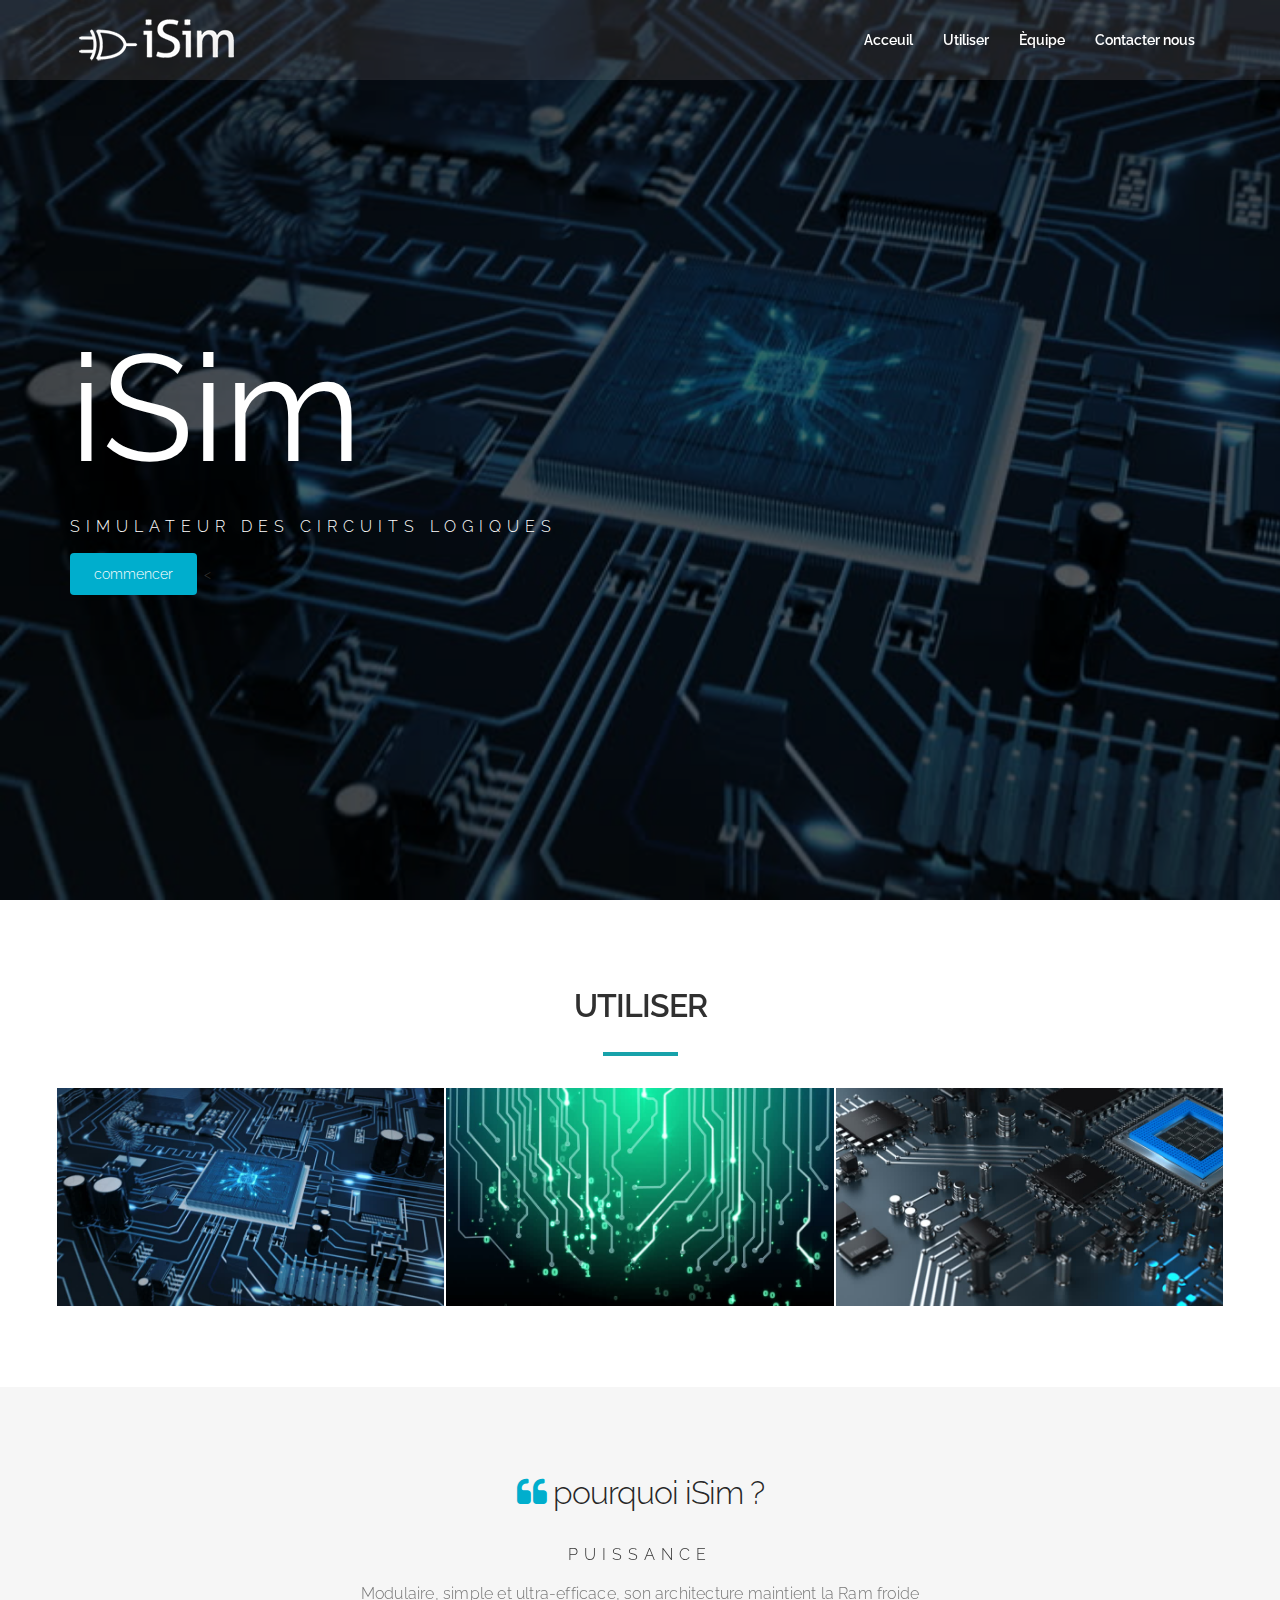
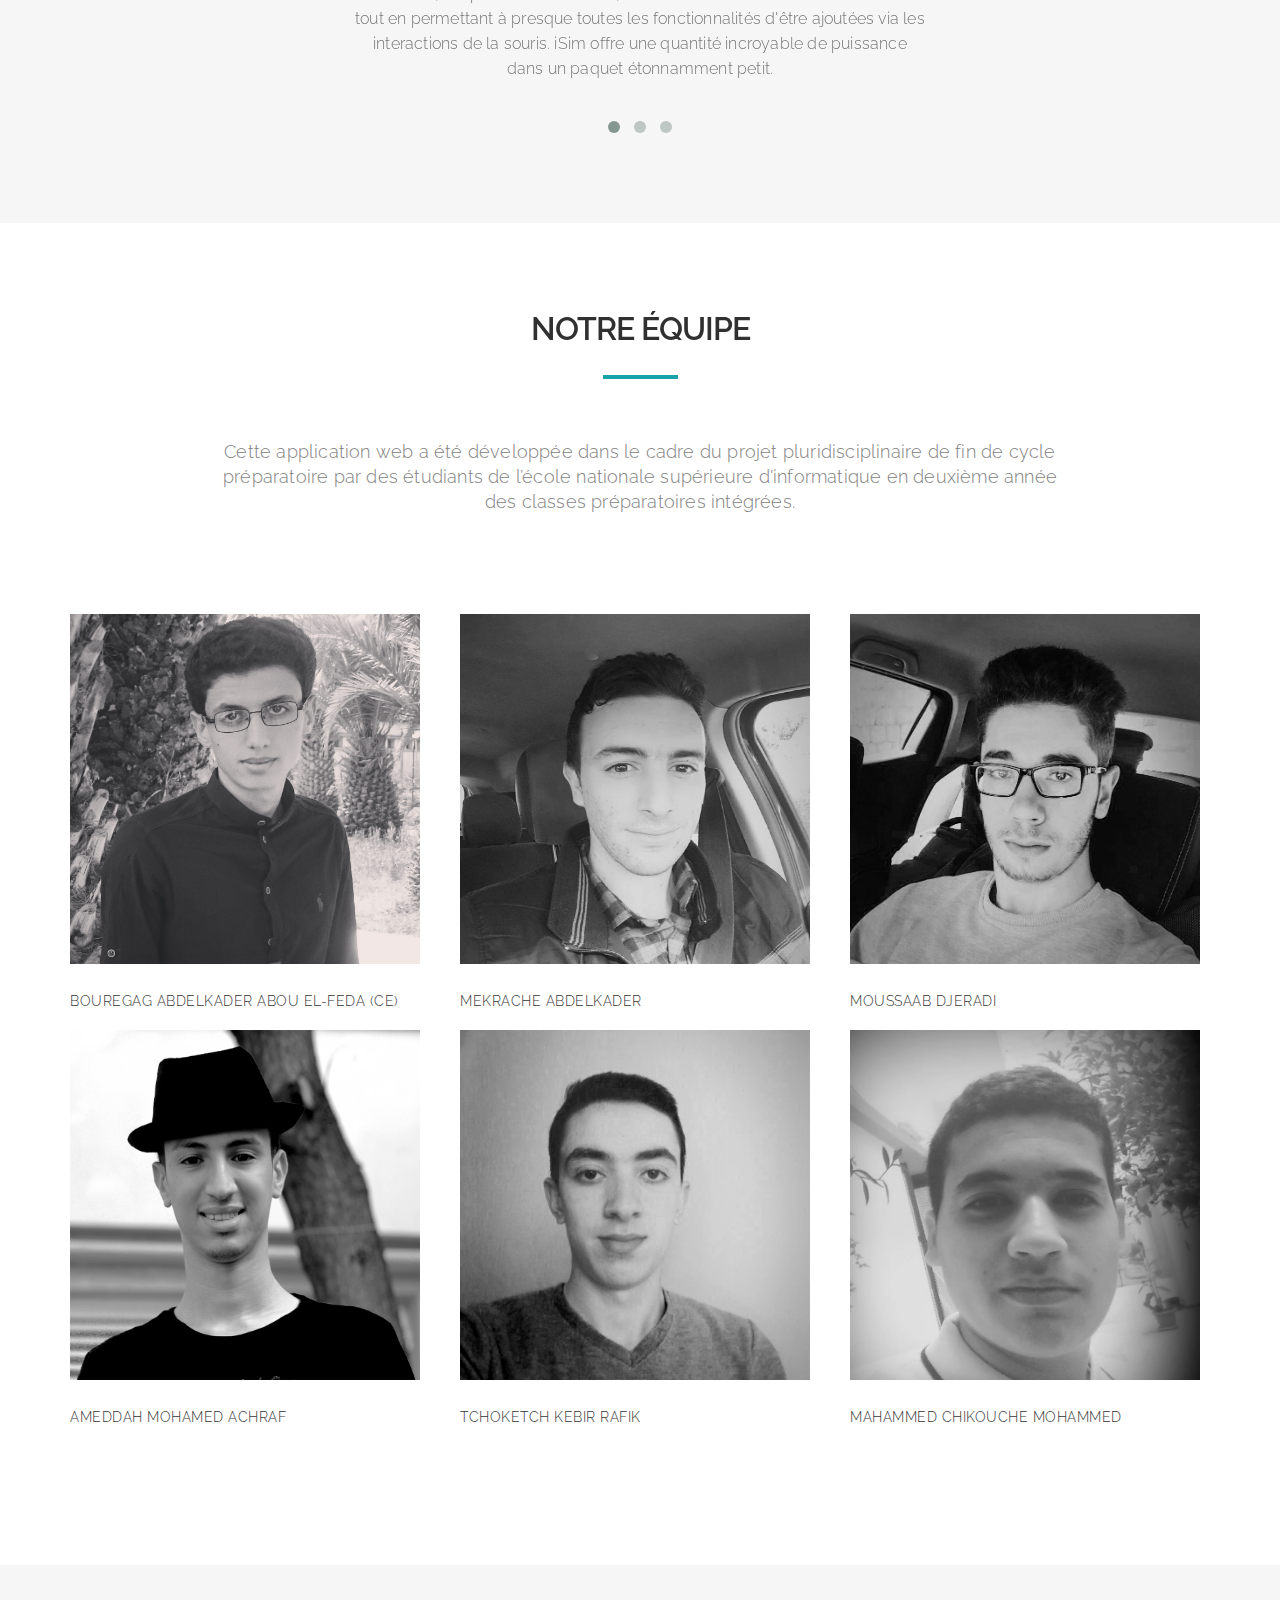
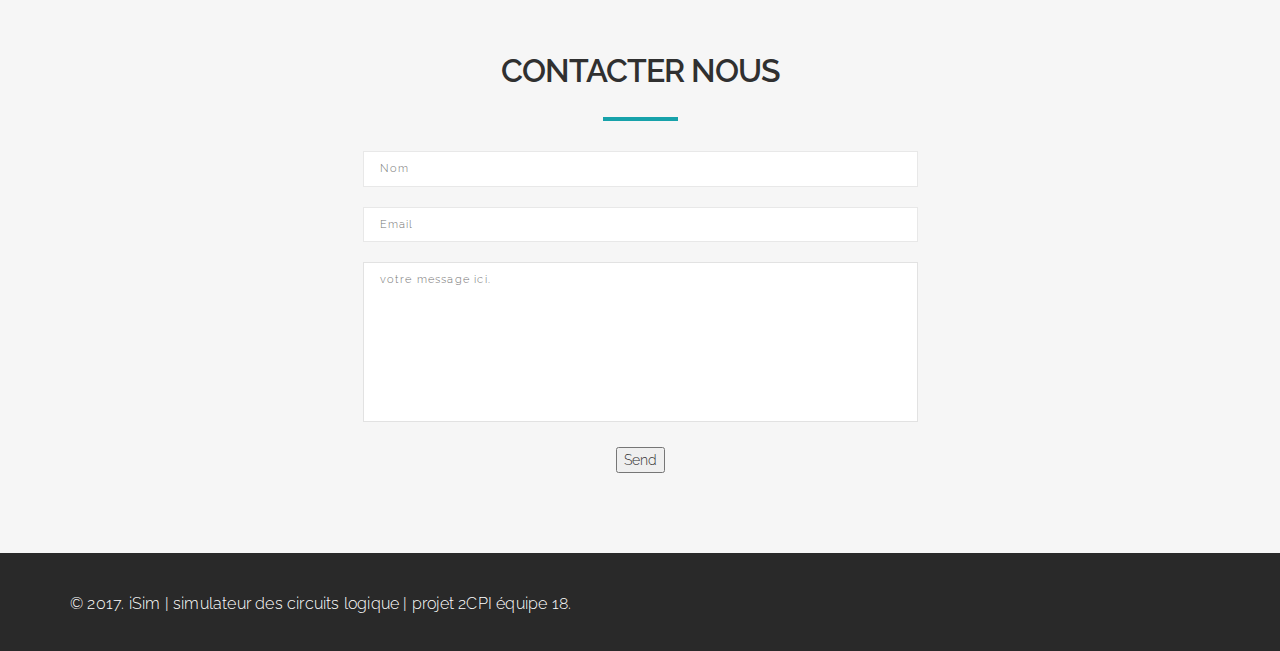
<file: index.html>
<!DOCTYPE html>
<html lang="en">
<head>
<meta charset="utf-8">
<meta http-equiv="X-UA-Compatible" content="IE=edge">
<meta name="viewport" content="width=device-width, initial-scale=1">
<title>iSim | simulateur des circuits logiques</title>
<link rel="shortcut icon" href="./codeSource/img/icon1.png" />

<link href="css/bootstrap.min.css" rel="stylesheet">
<link href="css/font-awesome.min.css" rel="stylesheet">
<link href="css/bootsnav.css" rel="stylesheet">
<link rel="stylesheet" href="css/owl.carousel.css">
<link rel="stylesheet" href="css/owl.theme.css">
<link href="css/lightbox.css" rel="stylesheet">
<link rel="stylesheet" href="css/style.css">

</head>
<body>

  <div class="page-loader" style="display: none;">
    <div class="loader" style="display: none;">
      <span class="dot dot_1"></span>
      <span class="dot dot_2"></span>
      <span class="dot dot_3"></span>
      <span class="dot dot_4"></span>
    </div>
  </div>

  <nav class="navbar navbar-default navbar-fixed white bootsnav on no-full navbar-transparent">
    <div class="container">
        <div class="navbar-header">
            <button type="button" class="navbar-toggle" data-toggle="collapse" data-target="#navbar-menu">
                <i class="fa fa-bars"></i>
            </button>
            <a class="navbar-brand" href="#brand">
              <img src="img/logo-white.png" class="logo logo-display" alt="">
              <img src="img/logo-black.png" class="logo logo-scrolled" alt="">
            </a>
        </div>

        <div class="collapse navbar-collapse" id="navbar-menu">
            <ul class="nav navbar-nav navbar-right" data-in="fadeInDown" data-out="fadeOutUp">
              <li><a href="#Acceuil">Acceuil</a></li>
              <li><a href="#menu">Utiliser</a></li>
              <li><a href="#equipe">Èquipe</a></li>
              <li><a href="#contact">Contacter nous</a></li>
            </ul>
        </div>
    </div>
  </nav>


  <section id="Acceuil" class="hero hero_full_screen hero_parallax parallax-window" data-stellar-background-ratio="0.5">
    <div class="bg-overlay opacity-6">
    </div>
    <div class="hero_parallax_inner">
      <div class="container">
        <h1 class="big-slider-title" data-ix="slide-big-title" style="text-transform:none; font-size:150px; opacity: 1; transform: translateX(0px) translateY(0px); transition: opacity 500ms ease 0s, transform 500ms ease 0s;">iSim</h1>
        <h3 class="slider-sub-txt white" data-ix="slide-sub-title" style="opacity: 1; transform: translateX(0px) translateY(0px); transition: opacity 500ms ease 0s, transform 500ms ease 0s;">simulateur des circuits logiques</h3>
        <div class="slider-spc" data-ix="slide-spc" style="opacity: 1; transform: translateX(0px) translateY(0px); transition: opacity 500ms ease 0s, transform 500ms ease 0s;"><a class="button no-lft-mrg" href="codeSource/index.html">commencer</a><
        </div>
      </div>
    </div>
  </section>

  <section id="menu" class="pt80 pb80">
    <div class="container">
      <div class="row">
        <div class="com-sm-12">
          <div class="header-section text-center mb40">
            <h2 class="meta-title-2">Utiliser</h2>
          </div>
        </div>
      </div>
      <div class="row">
        <div id="work">
          <div class="aisle-work text-center">
            <div id="grid" class="aisle-work">
              <div class="mix graphic webdesign col-md-4 col-sm-4" data-myorder="2" style="display: inline-block;">
                <div class="image-wrapper">
                  <img src="img/1.jpg" class="img-responsive">
                  <div class="image-overlay">
                    <a href="codeSource/index.html">
                      <i class="fa fa-microchip"></i>
                    </a>
                    <h5>créer et simuler un circuit</h5>
                    <p style="font-size:30px;">Créer</p>
                  </div>
                </div>
              </div>
              <div class="mix print  col-md-4 col-sm-4" data-myorder="2" style=" display: inline-block;">
                <div class="image-wrapper">
                  <img src="img/2.jpg" class="img-responsive">
                  <div  class="image-overlay">
                    <a  href="codeSource/index.html#bib">
                      <i id="Library" class="fa fa-folder-open"></i>
                    </a>
                    <h5>Télécharger un circuit de la bibliothèque </h5>
                    <p style="font-size:30px;">Télécharger</p>
                  </div>
                </div>
              </div>
              <div class="mix graphic  col-md-4 col-sm-4" data-myorder="2" style="display: inline-block;">
                <div class="image-wrapper">
                  <img src="img/3.jpg" class="img-responsive">
                  <div class="image-overlay">
                    <a href="Manuel/manuel.html">
                      <i class="fa fa-question"></i>
                    </a>
                    <h5>comment utiliser le simulateur iSim ?</h5>
                    <p style="font-size:30px;">Manuel</p>
                  </div>
                </div>
              </div>
            </div>
          </div>
        </div>
      </div>
    </div>
  </section>


  <section id="testimonial" class="pt80 pb80 bg-grey">
    <div class="container">
      <div class="row">
        <div class="col-sm-12">
          <div class="text-center mb25">
            <h2 style="text-transform:none;" ><i class="fa fa-quote-left" aria-hidden="true"></i> pourquoi iSim ?</h2>
          </div>
        </div>
      </div>
      <div class="row">
        <div id="features" class="owl-carousel owl-theme">
          <div class="item features-content">
            <h3>Puissance</h3>
            <p>Modulaire, simple et ultra-efficace, son architecture maintient la Ram froide tout en permettant à presque toutes les fonctionnalités d'être ajoutées via les interactions de la souris. iSim offre une quantité incroyable de puissance dans un paquet étonnamment petit.</p>
          </div>
          <div class="item features-content">
            <h3>Rapidité</h3>
            <p>L'interface de simulation est basée sur une barre d'outils intuitive qui comporte toutes les fonctionalitées qui peuvent aider l'utilisateur pour une experience efficace et rapide. Les circuits peuvent être sauvegardés dans un fichier. Les composants du circuit sont : les entrées et les sorties, les portes, les multiplexeurs, les circuits arithmétiques, les bascules ...etc.</p>
          </div>
          <div class="item features-content">
            <h3>Compatibilité</h3>
            <p>HTML5, SVG, jQuery, Canvas, CSS, nouveaux navigateurs, anciens navigateurs, iSim s'entend bien avec tous les navigateurs Opera, Safari, Chrome et FireFox. Nous nous soucions de la compatibilité, de sorte que vous ne devez pas le faire.</p>
          </div>
        </div>
      </div>
    </div>
  </section>


  <section id="equipe" class="pb80 pt80">
    <div class="container">
      <div class="row">
        <div class="header-section text-center mb40">
          <h2 class="meta-title-2">Notre équipe</h2>
        </div>
      </div>



      <div class="row">
          <div class="heading-title text-center">
              <p class="p-top-30 half-txt">Cette application web a été développée dans le cadre du projet pluridisciplinaire de fin de cycle préparatoire par des étudiants de l’école nationale supérieure d'informatique en deuxième année des classes préparatoires intégrées. </p>
          </div>
          <div class="col-md-4">
              <div class="team-member">
                  <div class="team-img">
                      <img src="./img/aboulfeda.jpg" alt="team member" class="img-responsive">
                  </div>
                  <div class="team-hover">
                      <div class="desk">
                        <p>Nom : Bouregag </p>
                        <p>Prénom : Abdelkader Abou El-feda </p>
                        <p>Email : fa_bouregag@esi.dz </p>
                      </div>
                      <div class="s-link">
                          <a href="#"><i class="fa fa-facebook"></i></a>
                          <a href="#"><i class="fa fa-twitter"></i></a>
                          <a href="#"><i class="fa fa-google-plus"></i></a>
                      </div>
                  </div>
              </div>
              <div class="team-title">
                  <h5>BOUREGAG Abdelkader Abou El-Feda (CE) </h5>
              </div>
          </div>
          <div class="col-md-4">
              <div class="team-member">
                  <div class="team-img">
                      <img src="./img/kadar.jpg" alt="team member" class="img-responsive">
                  </div>
                  <div class="team-hover">
                      <div class="desk">
                        <p>Nom : Mekrache </p>
                        <p>Prénom : Abdelkader </p>
                        <p>Email : fa_mekrache@esi.dz </p>
                      </div>
                      <div class="s-link">
                          <a href="#"><i class="fa fa-facebook"></i></a>
                          <a href="#"><i class="fa fa-twitter"></i></a>
                          <a href="#"><i class="fa fa-google-plus"></i></a>
                      </div>
                  </div>
              </div>
              <div class="team-title">
                  <h5>MEKRACHE Abdelkader </h5>
              </div>
          </div>


          <div class="col-md-4">
              <div class="team-member">
                  <div class="team-img ">
                      <img src="./img/mossab.jpg" alt="team member" class="img-responsive">
                  </div>
                  <div class="team-hover">
                      <div class="desk">
                          <p>Nom : Djeradi </p>
                          <p>Prénom : Moussaab </p>
                          <p>Email : fm_djeradi@esi.dz </p>
                      </div>
                      <div class="s-link">
                          <a href="#"><i class="fa fa-facebook"></i></a>
                          <a href="#"><i class="fa fa-twitter"></i></a>
                          <a href="#"><i class="fa fa-google-plus"></i></a>
                      </div>
                  </div>
              </div>
              <div class="team-title">
                  <h5>Moussaab Djeradi</h5>
              </div>
          </div>

      </div>
<div class="row">
    <div class="col-md-4">
        <div class="team-member">
            <div class="team-img">
                <img src="./img/achraf.jpg" alt="team member" class="img-responsive">
            </div>
            <div class="team-hover">
                <div class="desk">
                    <p>Nom : Ameddah </p>
                    <p>Prénom : Mohamed Achraf </p>
                    <p>Email : fm_ameddah@esi.dz </p>
                </div>
                <div class="s-link">
                    <a href="#"><i class="fa fa-facebook"></i></a>
                    <a href="#"><i class="fa fa-twitter"></i></a>
                    <a href="#"><i class="fa fa-google-plus"></i></a>
                </div>
            </div>
        </div>
        <div class="team-title">
            <h5>AMEDDAH Mohamed Achraf</h5>
        </div>
    </div>
    <div class="col-md-4">
        <div class="team-member">
            <div class="team-img">
                <img src="./img/rafik.jpg" alt="team member" class="img-responsive">
            </div>
            <div class="team-hover">
                <div class="desk">
                    <p>Nom : Tchoketch kebir </p>
                    <p>Prénom : Rafik </p>
                    <p>Email : fr_tchoketch_kebir@esi.dz </p>
                </div>
                <div class="s-link">
                    <a href="#"><i class="fa fa-facebook"></i></a>
                    <a href="#"><i class="fa fa-twitter"></i></a>
                    <a href="#"><i class="fa fa-google-plus"></i></a>
                </div>
            </div>
        </div>
        <div class="team-title">
            <h5>TCHOKETCH KEBIR Rafik</h5>
        </div>
    </div>

    <div class="col-md-4">
        <div class="team-member">
            <div class="team-img ">
                <img src="./img/moh.jpg" alt="team member" class="img-responsive">
            </div>
            <div class="team-hover">
                <div class="desk">
                    <p>Nom : Mahammed chikouche </p>
                    <p>Prénom : mohammed </p>
                    <p>Email : fm_mahammed_chikouche@esi.dz</p>
                </div>
                <div class="s-link">
                    <a href="#"><i class="fa fa-facebook"></i></a>
                    <a href="#"><i class="fa fa-twitter"></i></a>
                    <a href="#"><i class="fa fa-google-plus"></i></a>
                </div>
            </div>
        </div>
        <div class="team-title">
            <h5>MAHAMMED CHIKOUCHE Mohammed</h5>
        </div>
    </div>

  </div>
</div>
</section>


<br>
<br>



  <section id="contact" class="pb80 pt80 bg-grey">
    <div class="container">
      <div class="row">
        <div class="header-section text-center mb40">
          <h2 class="meta-title-2">Contacter nous</h2>
        </div>
      </div>
      <div class="row margin-top-5">
        <form id="contactusform" action="http://formspree.io/fa_bouregag@esi.dz">
          <div id="alert" class="zero-lr-margin" style="display: none;"></div>
          <div class="col-md-6 col-sm-12 text-center center-col xs-margin-btm-ten">
            <input name="name" placeholder="Nom" type="text">
            <input name="email" placeholder="Email" type="text">
            <textarea name="comment" placeholder="votre message ici."></textarea>
            <button type="submit">Send</button>
          </div>
        </form>
      </div>
    </div>
  </section>
  <footer class="footer">
    <div class="container inner">
      <p class="pull-left white">© 2017. iSim | simulateur des circuits logique | projet 2CPI équipe 18.</p>
    </div>
  </footer>

  <script  src="js/jquery.min.js"></script>
  <script src="js/bootstrap.min.js"></script>
  <script src="js/bootsnav.js"></script>
  <script src="js/owl.carousel.js"></script>
  <script  src="js/counterup.min.js"></script>
  <script>
   $('.counter').counterUp({
        delay: 10,
        time: 1000
    });
  </script>
  <script>
  $("#features").owlCarousel({

          navigation : true,
          slideSpeed : 400,
          paginationSpeed : 400,
          singleItem:true,
          autoPlay: true

      });
  </script>
  <script src="js/lightbox-plus-jquery.min.js"></script>
  <script src="js/jquery.mixitup.js"></script>
  <script src="js/jquery.stellar.min.js"></script>
  <script>
  $(window).load(function(){
    $(".page-loader").fadeOut("slow");
  });
    $.stellar();
  </script>
  <script>
    $('#grid').mixItUp();
  </script>

  <script>
    lightbox.option({
      'resizeDuration': 200,
      'wrapAround': true,
      'fadeDuration':900,
      'imageFadeDuration':600,
      'positionFromTop':150,
      'disableScrolling':true
    })
  </script>
   <script>
      $(document).ready(function(){
        $(".navbar a, footer a[href='#myPage'], .overlay-detail a").on('click', function(event) {
        event.preventDefault();
        var hash = this.hash;
        $('html, body').animate({
          scrollTop: $(hash).offset().top
        }, 900, function(){
          window.location.hash = hash;
          });
        });
      })
  </script>
</body>
</html>
</file>
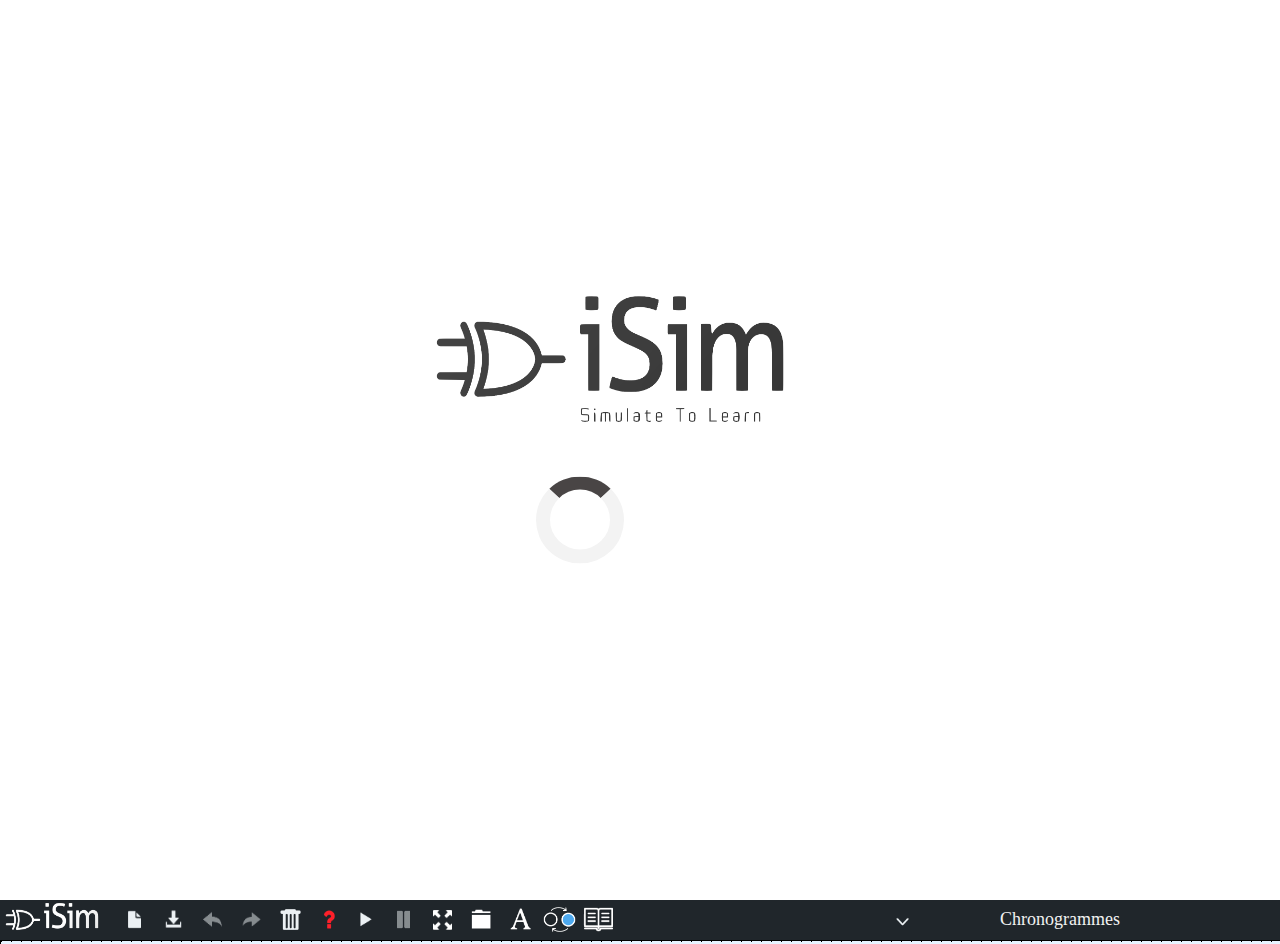
<file: codeSource/Index.html>
<!DOCTYPE html>
<html>

<head>
	<meta http-equiv="Content-Type" content="text/html" charset="utf-8">
	<meta name="viewport" content="width=device-width, initial-scale=1.0" />
	<title>iSim | Simulateur des circuits logique</title>
	<link rel="shortcut icon" href="./img/icon1.png" />
	<link href="designe.css" type="text/css" rel="stylesheet">
	<link href="fontAwsome/css/font-awesome.min.css" type="text/css" rel="stylesheet">
	<link href="./introjs.css" type="text/css" rel="stylesheet">
	<link rel="stylesheet" type="text/css" href="context.standalone.css">
<!--  ==================================================== -->
	<style type="text/css">
		html,
		body {
			height: 100%;
		}
	</style>
</head>
<!--  ==================================================== -->
<body id="body">

	<div class="overlay">
		<img id="logoImg" width="450px" height="150px" src="./img/logo1.png">
		<div class="loader"></div>
	</div>


	<div id="windowbib">
		<div id="navbarBib">
			<p> Bibliothèque des circuits</p>
			<img class="closeWindow" src="img/closeNote.png" alt="">
		</div>
		<div class="contenuBib" id="welcome">
			<img src="img/circuits/welcome.png">
		</div>
		<div class="contenuBib" id="contenu2">
			<img src="img/circuits/ADD_1Bit_Complet.png">
			<p> Additionneur complet 1Bit :</p>
		</div>
		<div class="contenuBib" id="contenu3">
			<img src="img/circuits/Cmp2Bits.png">
			<p> Comparateur 2Bit :</p>
		</div>
		<div class="contenuBib" id="contenu4">
			<img src="img/circuits/Compteur_Mod_8.png">
			<p> Compteur Mod 8 :</p>
		</div>
		<div class="contenuBib" id="contenu5">
			<img src="img/circuits/Mux_4---1.png">
			<p> Multiplexeur 4 vers 1 :</p>
		</div>
		<div class="contenuBib" id="contenu6">
			<img src="img/circuits/Registe_a_decalage_droite.png">
			<p> Registre à décalage Droite :</p>
		</div>
		<div class="contenuBib" id="contenu7">
			<img src="img/circuits/Registe_EP_SP.png">
			<p> Registre entrées parallèles sorties parallèles :</p>
		</div>
		<div class="contenuBib" id="contenu8">
			<img src="img/circuits/Registre_a_decalage_cerculaire.png">
			<p> Registre à décalage circulaire :</p>
		</div>

		<button class="buttonBib" id="buttonBib1">
			Accueil
		</button>
		<button class="buttonBib" id="buttonBib2">
			Additionneur C 1Bit
		</button>
		<button class="buttonBib" id="buttonBib3">
			Comparateur 2Bit
		</button>
		<button class="buttonBib" id="buttonBib4">
			Compteur Mod 8
		</button>
		<button class="buttonBib" id="buttonBib5">
			Multiplexeur 4 vers 1
		</button>
		<button class="buttonBib" id="buttonBib6">
			Registre à décalage D
		</button>
		<button class="buttonBib" id="buttonBib7">
			Registre EP SP
		</button>
		<button class="buttonBib" id="buttonBib8">
			Registre à décalage C
		</button>

		<button id="buttonImporter" download>
			<span > Télécharger ce circuit </span>
		</button>
	</div>



	<div id="navsbarId" class="navsbar">
		<a id="logo" href="../index.html">
			<img src="img/logo.png" data-step="15" data-intro="Merci d'avoir utiliser notre application." data-position='bottom'>
		</a>

		<div class="navbarsection" id="project">
			<div class="buttons">
				<img id="upload" src="img/openn.png" data-step="7" data-intro="Vous pouvez importer des circuits enregistrés sous extention ‘.iSim’" data-position='right' title="Importer">
			</div>
			<div class="buttons">
				<img id="sauv" src="img/savee.png" data-step="6" data-intro="Telecharger votre travail sur votre machine et l'importer plus tard." data-position='right' title="Télecharger">
			</div>
			<div class="buttons">
				<img id="previous" src="img/previouss.png" data-step="8" data-intro="revenir en arrière si vous avez trompé" data-position='right' title="Retour">
			</div>
			<div class="buttons">
				<img id="next" src="img/nextt.png" title="Avancer">
			</div>
			<div class="buttons">
				<img id="buttonClean" src="img/trashh.png" data-step="9" data-intro="Supprimez les elements sélectionnés" data-position='right' title="Supprimer">
			</div>
			<div class="buttons" id="help">
				<img src="img/help.png" data-intro='Bienvenue, on va vous guider sur les principes de cette application' title="Guide">
			</div>
		</div>
		<div class="navbarsection" id="run">
			<div class="buttons">
				<img id="runn" src="img/startt.png" data-step="10" data-intro="Lancer la simulation" data-position='right' title="Simuler">

			</div>
			<div class="buttons">
				<img id="stop" src="img/stopp.png" title="Arreter">
			</div>
			<div class="buttons">
				<img id="fullscreenButton" src="img/fullscreen.png" data-step="11" data-intro="Travailler en plein-écran" data-position='right' title="Plein-écran">
			</div>
			<div class="buttons">
				<img id="Library" src="img/library.png" data-step="12" data-intro="Naviguer dans la bibliotheques des circuits deja creés" data-position='right' title="Bibliothèque des circuits">
			</div>
			<div class="buttons">
				<img id="buttonNote" src="img/note.png" data-step="13" data-intro="Ajouter un commentaire" data-position='right' title="Ajouter un commentaire">
			</div>
			<div class="buttons">
				<img id="inverser" src="img/inverser.png" data-step="14" data-intro="Inverser une entrée" data-position='right' title="Inverser une entrée">
			</div>
			<a class="buttons" href="../Manuel/manuel.html">
					<img  src="img/manuel.png" title="Manuel" >
			</a>
		</div>

		<div id="buttonChronoParent" class="navbarsection">
			<div id="buttonChrono" class="buttons">
				<p> Chronogrammes </p>
				<img id="arrow" src="img/arrow.png">
			</div>
		</div>

		<div id ="navsbarMenu" class="buttons">
				<img id="navsbarMenuButton" src="img/list.png">

				<div class="buttonsMenu">
						<img  id="upload" src="img/openn.png"  >
				</div>
				<div class="buttonsMenu">
						<img id="sauv" src="img/savee.png"  >
				</div>
				<div class="buttonsMenu">
						<img id ="previous" src="img/previouss.png" >
				</div>
				<div class="buttonsMenu">
						<img id ="next" src="img/nextt.png" >
				</div>
				<div class="buttonsMenu">
						<img id="buttonClean" src="img/trashh.png" >
				</div>
				<div class="buttonsMenu"id="help">
						<img  src="img/help.png" >
				</div>
				<div class="buttonsMenu">
						<img id="runn" src="img/startt.png" >
				</div>
				<div class="buttonsMenu">
						<img id="stop" src="img/stopp.png" >
				</div>
				<div class="buttonsMenu" >
						<img id="fullscreenButton" src="img/fullscreen.png" >
				</div>
				<div class="buttonsMenu">
						<img id="Library" src="img/library.png" >
				</div>
				<div class="buttonsMenu">
						<img id="buttonNote" src="img/note.png" >
				</div>
				<div class="buttonsMenu">
						<img id="inverser" src="img/inverser.png" >
				</div>
				<a class="buttonsMenu" href="../Manuel/manuel.html">
						<img  src="img/manuel.png" >
				</a>
		</div>

	</div>


	<div id="ChronoSpace" data-step="5" data-intro="L'espace pour tracer des chronogrammes." data-position='left'>

		<div id="chronobar">
			<div class="buttonsChr" id="startChrono">
				<img src="img/startt.png">
			</div>
			<div class="buttonsChr" id="pauseChrono">
				<img src="img/stopp.png">
			</div>
			<div class="buttonsChr" id="speedmoins">
				<img src="img/moins.png">
			</div>
			<div class="buttonsChr" id="nbChrs">
				<img id="imgNbChr" src="img/2.png">
			</div>
			<div class="buttonsChr" id="speedplus" >
				<img src="img/plus.png">
			</div>
			<div class="buttonsChr" id="addChrono">
				<img src="img/addC.png">
			</div>

		</div>
	</div>

	<div id="espace" class="espace">


		<div id="buttonMenu">
			<img id="arrow2" src="img/arrow.png">
		</div>
		<div id="Menu" data-step="2" data-intro="Ici c'est la barre du Menu, ou se trouvent les elements logiques." data-position='right'>


			<div class="search-wrapper" data-step="3" data-intro="Vous pouvez rechercher n'importe quel composentt avec son nom." data-position='right'>
				<div class="input-holder">
					<input type="text" class="search-input" autocomplete="off" placeholder="Chercher" id="filter" value="" />
					<button class="search-icon" onclick="searchToggle(this, event);"><span></span></button>
				</div>
				<span class="close" onclick="searchToggle(this, event);"></span>
				<div class="result-container">

				</div>
			</div>



			<div class="menusection" data-step="4" data-intro="Pour ajouter un élément il suffit d'appuyer longtemps sur l’élément et de le glisser vers l’espace de travail pour le positionner." data-position='right'>
				<div id="Rslt" class="section" onclick="hid('combi');">Combinatoire simple </div>
				<div id="combi">
					<div id="switch" name="switch" class="node switch" onmouseover="switchH(id);" onmouseout="leave();" value="0"><img class="image" id="switch" src="img/in-off.png"></div>
					<div id="OUI" name="yes" class="node " onmouseover="switchH(id);" onmouseout="leave();"><img id="OUI" class="image" src="img/gate-oui.png"></div>
					<div id="NOT" name="porte not" class="node " onmouseover="switchH(id);" onmouseout="leave();"><img id="NOT" class="image" src="img/gate-not.png"></div>
					<div id="ORR" name="porte or" class="node gate" onmouseover="switchH(id);" onmouseout="leave();"><img id="ORR" class="image" src="img/gate-or.png"></div>
					<div id="XOR" name="porte xor" class="node gate" onmouseover="switchH(id);" onmouseout="leave();"><img id="XOR" class="image" src="img/gate-xor.png"></div>
					<div id="NOR" name="porte nor" class="node gate" onmouseover="switchH(id);" onmouseout="leave();"><img id="NOR" class="image" src="img/gate-nor.png"></div>
					<div id="ANND" name="porte and" class="node gate" onmouseover="switchH(id);" onmouseout="leave();"><img id="ANND" class="image" src="img/gate-and.png"></div>
					<div id="NAND" name="porte nand" class="node gate" onmouseover="switchH(id);" onmouseout="leave();"><img id="NAND" class="image" src="img/gate-nand.png"></div>
					<div id="led" name="lampe led" class="node led" onmouseover="switchH(id);" onmouseout="leave();"><img id="led" class="image" src="img/out-off.png"></div>
					<div id="HEX" name="Afficheur hex" class="node" onmouseover="switchH(id);" onmouseout="leave();"><img id="HEX" class="image" src="img/HEX/HEX.png"></div>

				</div>

				<div id="Rslt" class="section rsltt" onclick="hid('combicpl');">Combinatoire complexe</div>
				<div id="combicpl">
					<div id="DECOD" name="decoder" class="node gate"><img class="image" src="img/decodeur.png"></div>
					<div id="ENCOD" name="encoder" class="node gate"><img class="image" src="img/encodeur.png"></div>
					<div id="MUXX" name="multiplexeur" class="node gate"><img class="image" src="img/mux2-1.png"></div>
					<div id="DEMUX" name="demultiplexeur" class="node gate"><img class="image" src="img/demux.png"></div>
					<div id="ADDc" name="additionneur ADDc" class="node gate "><img class="image" src="img/add.png"></div>
					<div id="Sous" name="Soustracteur SOUS" class="node gate"><img class="image" src="img/sous.png"></div>
					<div id="CMP" name="comparateur CMP" class="node gate"><img class="image" src="img/comp.png"></div>
				</div>

				<div class="menusection">
					<div class="section rsltt" onclick="hid('seq');">Sequentiel simple</div>
					<div id="seq">
						<div id="Horloge" name="horloge" class="node"><img class="image" src="img/clock-off.png"></div>
						<div id="DFF" name="bascule D" class="node onlyckl"><img class="image" src="img/D.png" width="52" height="52"></div>
						<div id="TFF" name="bascule T" class="node onlyckl"><img class="image" src="img/T.png"></div>
						<div id="JKFF" name="bascule JK" class="node onlyckl"><img class="image" src="img/JK.png"></div>
						<div id="RSFF" name="bascule RS" class="node"><img class="image" src="img/RS.png"></div>
						<div id="RSHFF" name="bascule RSH" class="node onlyckl"><img class="image" src="img/RSH.png"></div>
					</div>
				</div>

				<div class="section rsltt" onclick="hid('seqcpl');">Sequentiel complexe</div>
				<div id="seqcpl">
					<div id="Compteur" name="compteur" class="node"><img class="image" id="cpt" src="img/cpt.png"></div>
					<div id="REG_UNIVER" name="registre universel" class="node"><img class="image" id="REG" src="img/reg_univ.png"></div>
				</div>
			</div>

		</div>


		<div id="boutonAddEspace"><img src="img/+.png" width="40px" height="35px" style="margin-top:-2px; margin-left:-4px;"></div>
		<div id="boutonRemoveEspace"><img src="img/-.png" width="35px" height="35px" style="margin-top:-2px;margin-left:-2.6px;"></div>

		<div id="workspace">


		</div>

	</div>



	<script type='text/javascript' src="bootstrap/jquery-3.2.0.js"></script>
	<script type='text/javascript' src="bootstrap/js/bootstrap.min.js"></script>
	<script type='text/javascript' src="bootstrap/js/bootstrap.js"></script>
	<script type='text/javascript' src='JQ/jquery.min.js'></script>
	<script type='text/javascript' src='JQ/jquery-ui.js'></script>
	<script type="text/javascript" src="scripts.js"></script>
	<script type="text/javascript" src="LogicGates.js"></script>
	<script type="text/javascript" src="Afficheur.js"></script>
	<script type="text/javascript" src="Events.js"></script>
	<script type="text/javascript" src="Lines.js"></script>
	<script type="text/javascript" src="Sequentiel.js"></script>
	<script type="text/javascript" src="Chronogrammes.js"></script>
	<script type="text/javascript" src="etiquette.js"></script>
	<script type="text/javascript" src="medias.js"></script>
	<script type="text/javascript" src="clavier.js"></script>
	<script type="text/javascript" src="menu.js"></script>
	<script type="text/javascript" src="context.js"></script>
	<script type="text/javascript" src="intro.js"></script>


<!--  ==================================================== -->

	<script>
		context.init({
			preventDoubleContext: false
		});
		context.attach('#workspace', test_menu2);
	</script>
	<!--  ======================================================= -->


</body>

</html>
</file>
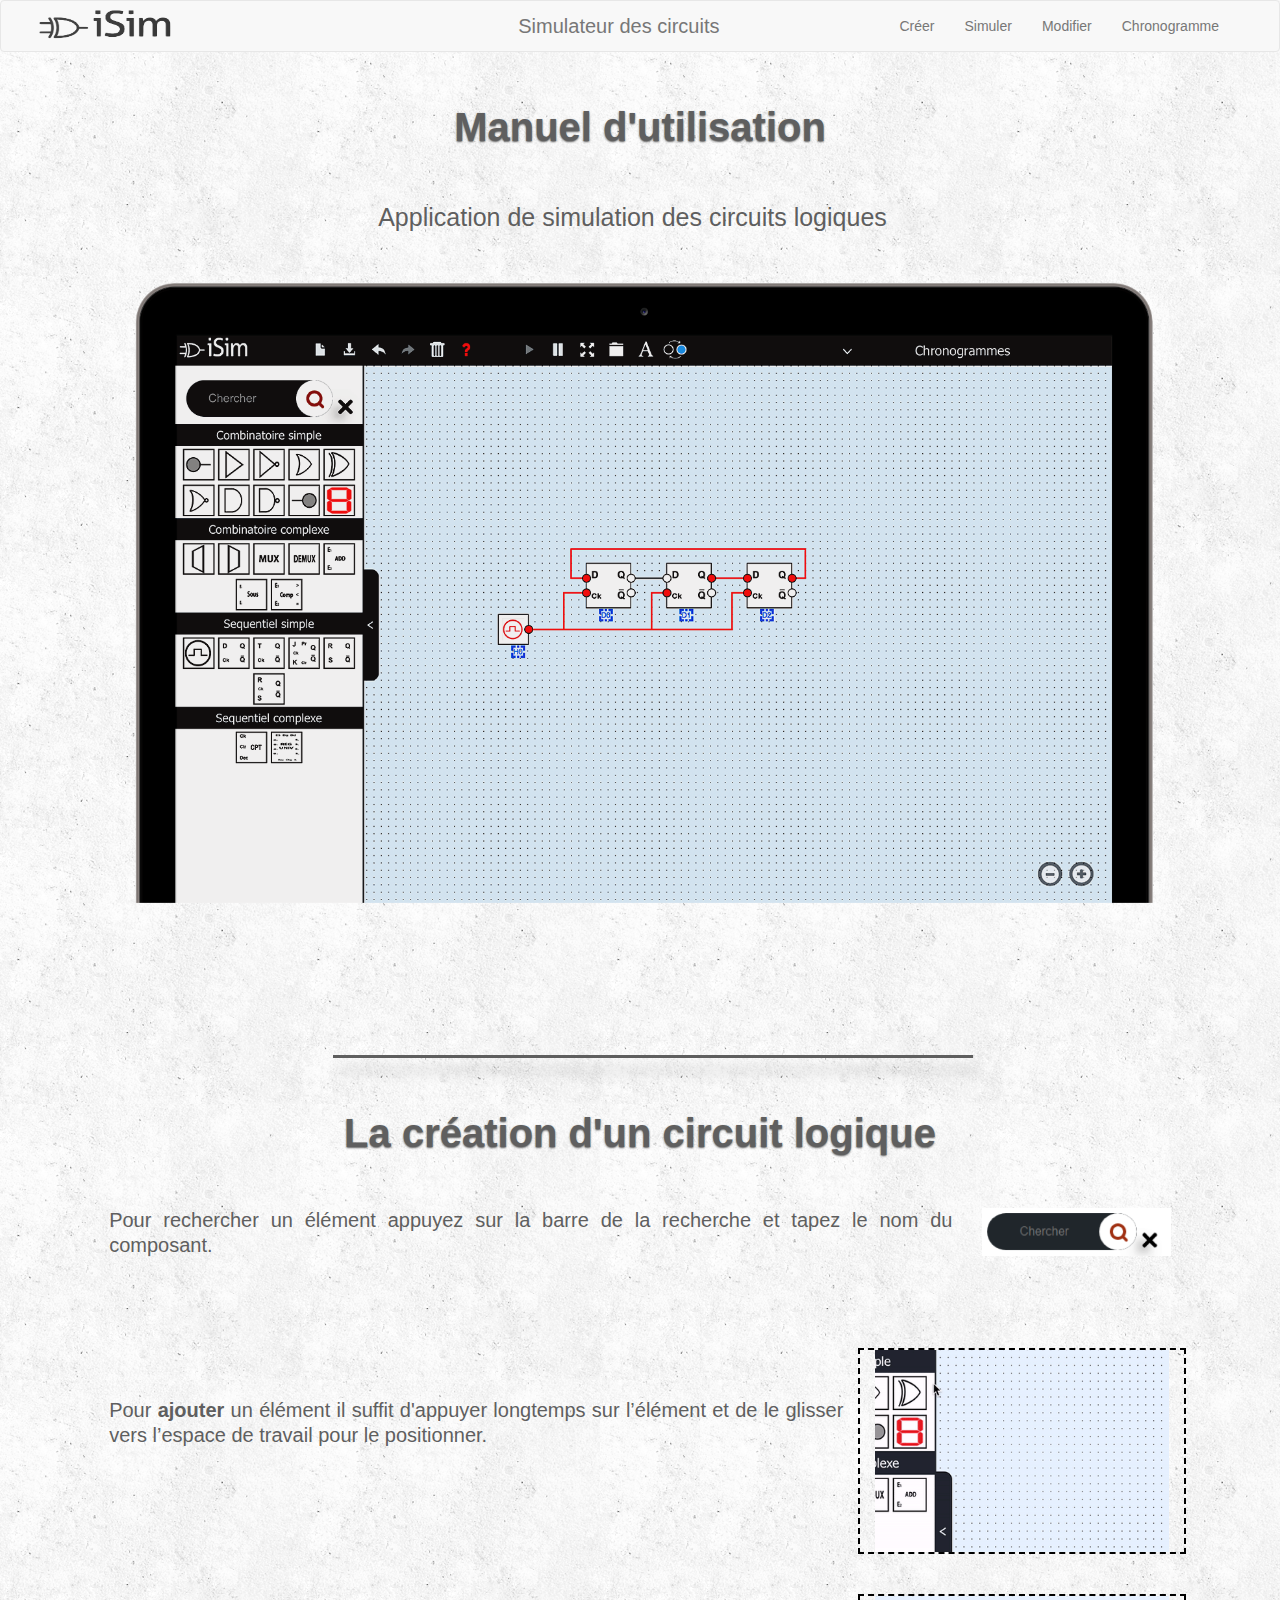
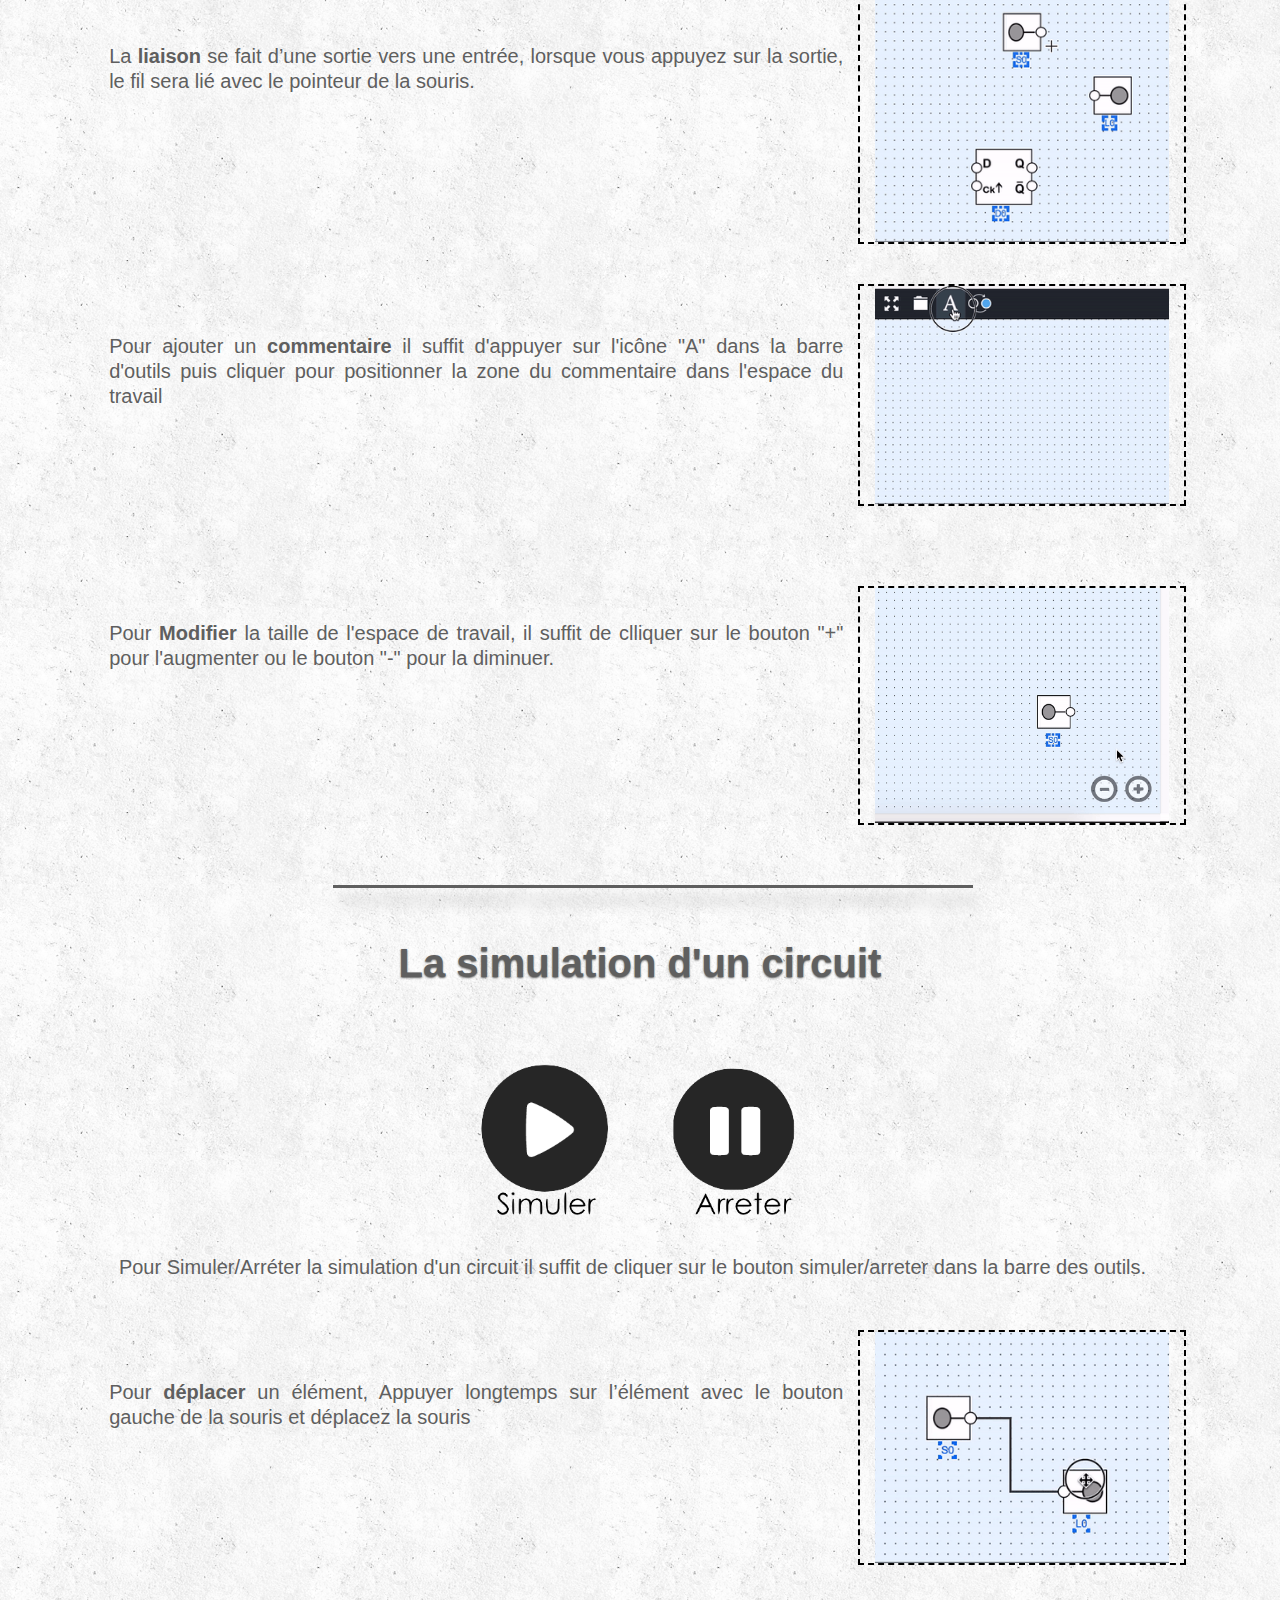
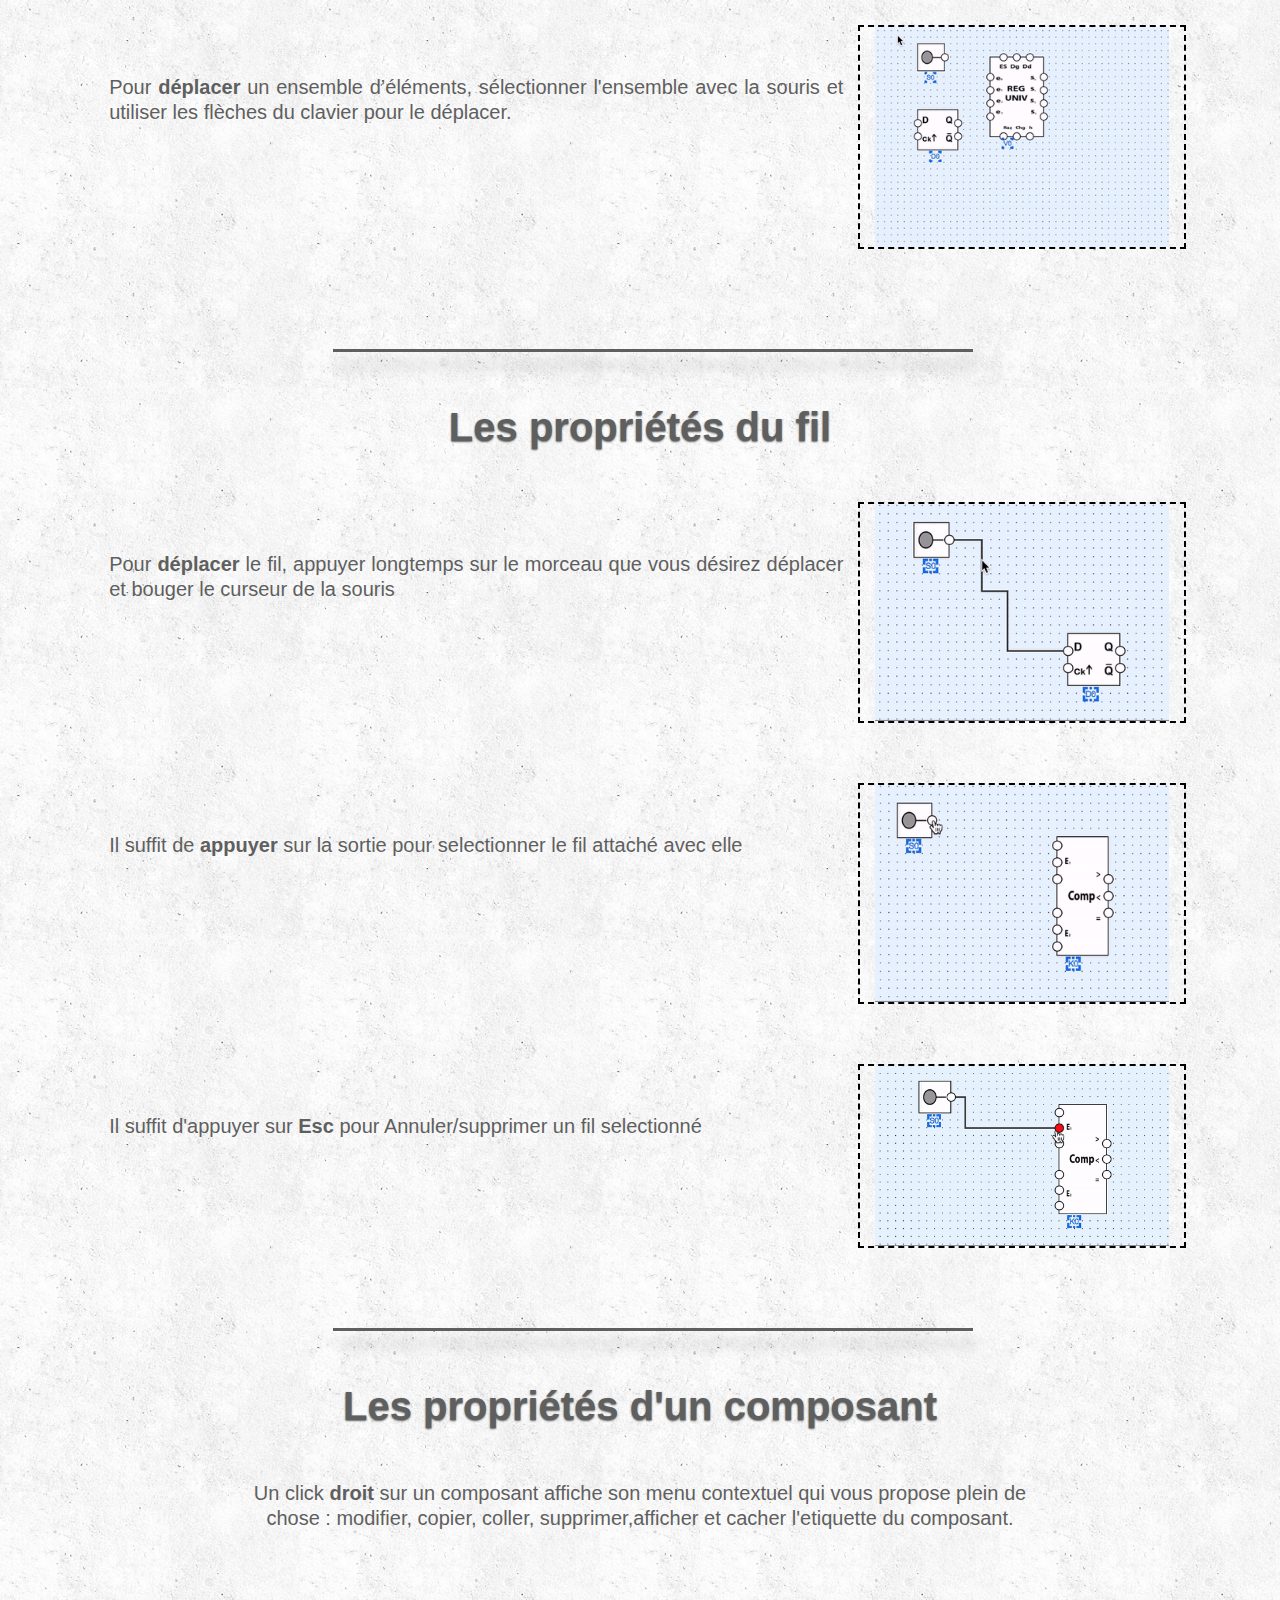
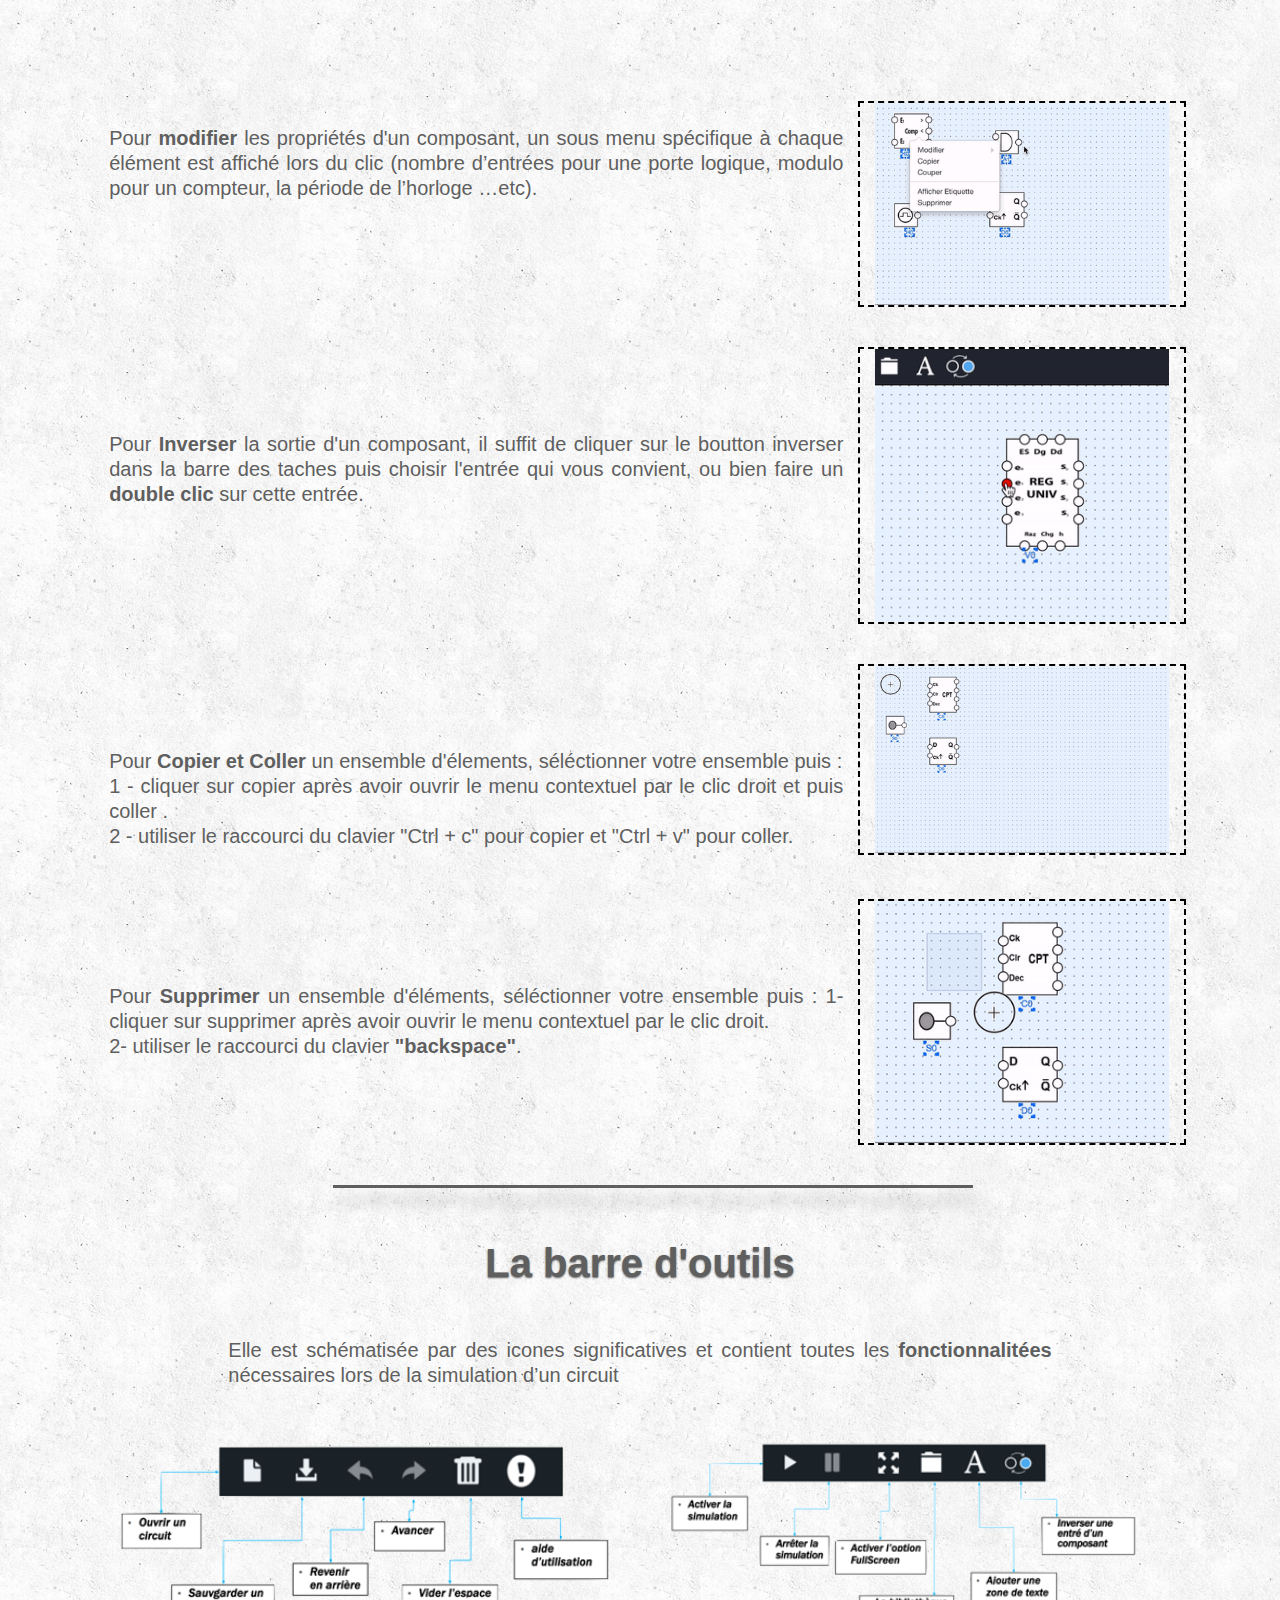
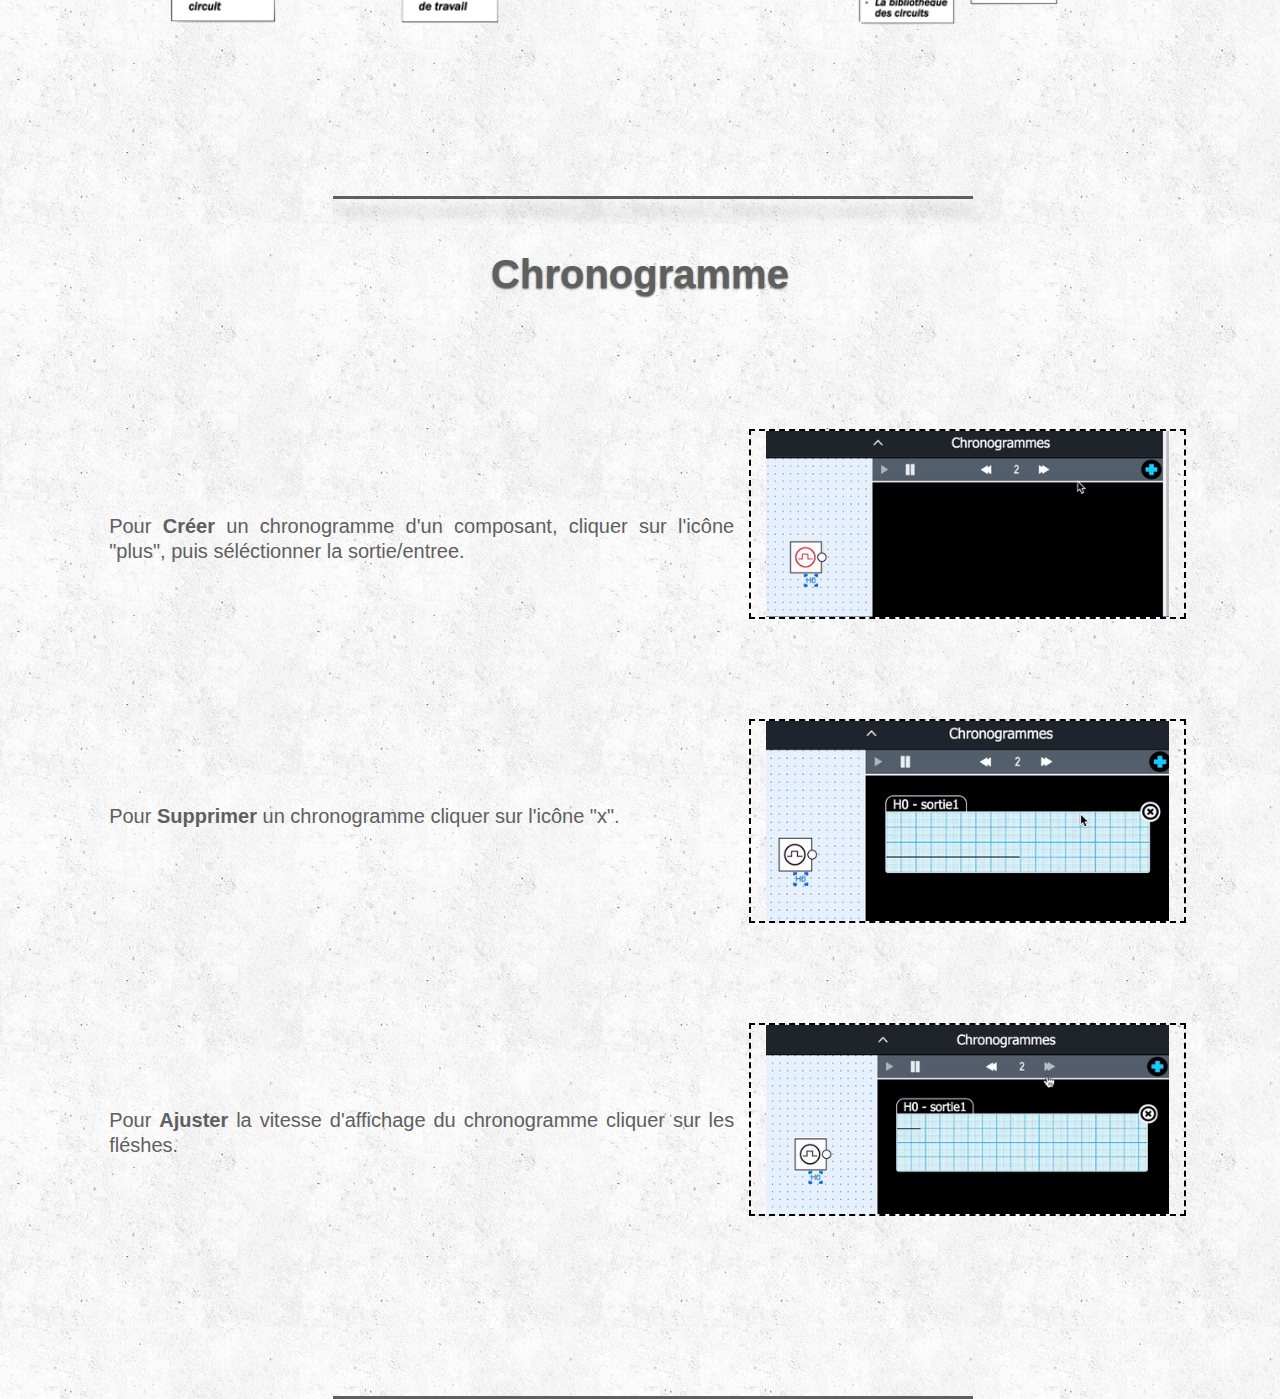
<file: Manuel/manuel.html>
<!DOCTYPE html>
<html>

<head>

	<meta charset="utf-8">
	<meta http-equiv="X-UA-Compatible" content="IE=edge">
	<meta name="viewport" content="width=device-width, initial-scale=1">

	<title>Manuel d'utilisation iSim</title>
	<link rel="shortcut icon" href="../codeSource/img/icon1.png" />
	<link rel="stylesheet" type="text/css" href="bootstrap-3.3.7-dist/css/bootstrap.min.css">
	<link href="./manuel.css" type="text/css" rel="stylesheet">



</head>

<body>

	<div id="content1">
		<nav class="navbar navbar-default" id="nav1">

			<div class="navbar-collapse collapse"  style="height: 1px;">
				<a class="navbar-brand" href="../index.html">
					<img src="./img/logo1.png" height="80px" width="170px">
				</a>
				<ul class="nav navbar-nav navbar-right" style="margin-right:30px;">
					<li style="margin-right:150px;font-weight: 300;font-size: 20px;">
						<a href="">Simulateur des circuits</a>
					</li>
					<li>
						<a  onclick="goTo('1')">Créer</a>
					</li>
					<li>
						<a onclick="goTo('2')">Simuler</a>
					</li>
					<li>
						<a onclick="goTo('3')">Modifier</a>
					</li>
					<li>
						<a onclick="goTo('4')">Chronogramme</a>
					</li>
				</ul>
			</div>
		</nav>

		<h1>Manuel d'utilisation</h1>
		<p style="font-size:25px;font-weight:300;padding-bottom:40px;text-align:center;">Application de simulation des circuits logiques</p>
		<div class="mokup">
			<img src="./img/mokup2.png" class="img-responsive center-image">
		</div>

	</div>
	</br>
	</br>
	</br>
	</br>
	<div id="content2">
		<div class="separer 1">
		</div>
		<h1>La création d'un circuit logique</h1>

		<div class="row">
			<div class="col-md-1"></div>
			<p class="col-md-8">Pour rechercher un élément appuyez sur la barre de la recherche et tapez le nom du composant.</p>
			<img src="./img/creer/g2.png" class="col-md-2">
		</div>
		</br>
		</br>
		</br>
		</br>
		<div class="row">
			<div class="col-md-1"></div>
			<p class="col-md-7">
				</br>
			</br>Pour <strong>ajouter</strong> un élément il suffit d'appuyer longtemps sur l’élément et de le glisser vers l’espace de travail pour le positionner.</p>
			<img src="./img/creer/drop.gif" style="border:2px dashed black;" class="col-md-3 ">
		</div>
		</br>
		</br>

		<div class="row">
			<div class="col-md-1"></div>
			<p class="col-md-7">
				</br>
			</br>La <strong>liaison</strong> se fait d’une sortie vers une entrée, lorsque vous appuyez sur la sortie, le fil sera lié avec le pointeur de la souris.
			</p>
			<img src="./img/creer/fil.gif"  style="border:2px dashed black;" class="col-md-3 ">
		</div>
		</br>
		</br>
		<div class="row">
			<div class="col-md-1"></div>
			<p class="col-md-7">
				</br>
			</br>Pour ajouter un <strong>commentaire</strong> il suffit d'appuyer sur l'icône "A" dans la barre d'outils puis cliquer pour positionner la zone du commentaire dans l'espace du travail</p>
			<img src="./img/element/cmnt.gif" style="border:2px dashed black;" class="col-md-3 ">
		</div>
		</br>
		</br>

		<div class="row">
			<div class="col-md-1"></div>
			<p class="col-md-7">
				</br>
				</br>
				</br>
				Pour <strong>Modifier</strong> la taille de l'espace de travail, il suffit de clliquer sur le bouton "+" pour l'augmenter ou le bouton "-" pour la diminuer.
			</p>
			</br>
			</br>
			<img src="./img/scroll.gif" style="border:2px dashed black;" class="col-md-3 ">
		</div></br>

		</br>
		</br>
		<div class="separer 2">
		</div>
		<h1>La simulation d'un circuit</h1>
		<div class="row">
			<div class="col-md-4"></div>
			<img src="./img/creer/play.png" class="col-md-4 ">
			<div class="col-md-3"></div>
		</div>
		</br>
		</br>
		<p style="text-align:center !important;">Pour Simuler/Arréter la simulation d'un circuit il suffit de cliquer sur le bouton simuler/arreter dans la barre des outils.
		</p>

		</br>
		</br>
		<div class="row">
			<div class="col-md-1"></div>
			<p class="col-md-7">
				</br>
				</br>

				Pour <strong>déplacer</strong> un élément, Appuyer longtemps sur l’élément avec le bouton gauche de la souris et déplacez la souris
			</p>
			<img src="./img/simuler/1.gif"  style="border:2px dashed black;" class="col-md-3 ">
		</div>
		</br>
		</br>
		</br>

		<div class="row">
			<div class="col-md-1"></div>
			<p class="col-md-7">
				</br>
				</br>

				Pour <strong>déplacer</strong> un ensemble d’éléments, sélectionner l'ensemble avec la souris et utiliser les flèches du clavier pour le déplacer.

			</p>
			<img src="./img/simuler/2.gif"  style="border:2px dashed black;" class="col-md-3 ">
		</div>
		</br>
		</br>
		</br>
		</br>
		</br>
		<div class="separer 3">
		</div>
		<h1>Les propriétés du fil</h1>

		<div class="row">
			<div class="col-md-1"></div>
			<p class="col-md-7">
				</br>
				</br>

				Pour <strong>déplacer</strong> le fil, appuyer longtemps sur le morceau que vous désirez déplacer et bouger le curseur de la souris

			</p>
			<img src="./img/fil/1.gif"  style="border:2px dashed black;" class="col-md-3 ">
		</div>

		</br>
		</br>
		</br>

		<div class="row">
			<div class="col-md-1"></div>
			<p class="col-md-7">
				</br>
				</br>

				Il suffit de <strong>appuyer</strong> sur la sortie pour selectionner le fil attaché avec elle
			</p>
			<img src="./img/fil/2.gif" style="border:2px dashed black;" class="col-md-3 ">
		</div>

				</br>
				</br>
				</br>

				<div class="row">
					<div class="col-md-1"></div>
					<p class="col-md-7">
						</br>
						</br>

						Il suffit d'appuyer sur <strong>Esc</strong> pour Annuler/supprimer un fil selectionné
					</p>
					<img src="./img/fil/3.gif" style="border:2px dashed black;" class="col-md-3 ">
				</div>

		</br>
		</br>
		</br>
		</br>
		<div class="separer">
		</div>
		<h1>Les propriétés d'un composant</h1>
		<div class="col-md-2"></div>
		<p class="col-md-8" style="text-align:center !important;">Un click <strong>droit</strong> sur un composant affiche son menu contextuel qui vous propose plein de chose : modifier, copier, coller, supprimer,afficher et cacher l'etiquette du composant.</p>
		</br>
		</br>
		</br>
		</br>
		</br>
		</br>
		</br>
		</br>
		</br>
		</br>
		</br>
		<div class="row">
			<div class="col-md-1"></div>
			<p class="col-md-7">
				</br>

				Pour <strong>modifier</strong> les propriétés d'un composant, un sous menu spécifique à chaque élément est affiché lors du clic (nombre d’entrées pour une porte logique, modulo pour un compteur, la période de l’horloge …etc).


			</p>
			<img src="./img/element/1.gif" style="border:2px dashed black;" class="col-md-3 ">
		</div>
		<div class="row">
			<div class="col-md-1"></div>
			<p class="col-md-7">
				</br>
				</br>
				</br>
				</br>
				</br>
				Pour <strong>Inverser</strong> la sortie d'un composant, il suffit de cliquer sur le boutton inverser dans la barre des taches puis choisir l'entrée qui vous convient, ou bien faire un <strong>double clic</strong> sur cette entrée.



			</p>
			</br>
			</br>
			<img src="./img/element/inverser.gif" style="border:2px dashed black;" class="col-md-3 ">
		</div>

		<div class="row">
			<div class="col-md-1"></div>
			<p class="col-md-7">
				</br>
				</br>
				</br>
				</br>
				</br>
				Pour <strong>Copier et Coller</strong> un ensemble d'élements, séléctionner votre ensemble puis :</br>
				1 - cliquer sur copier après avoir ouvrir le menu contextuel par le clic droit et puis coller .</br>
				2 - utiliser le raccourci du clavier "Ctrl + c" pour copier et "Ctrl + v" pour coller.
			</p>
			</br>
			</br>
			<img src="./img/element/copier.gif" style="border:2px dashed black;" class="col-md-3 ">
		</div>
		<div class="row">
			<div class="col-md-1"></div>
			<p class="col-md-7">
				</br>
				</br>
				</br>
				</br>
				</br>
				Pour <strong>Supprimer</strong> un ensemble d'éléments, séléctionner votre ensemble puis :
				1- cliquer sur supprimer après avoir ouvrir le menu contextuel par le clic droit. <br>
				2- utiliser le raccourci du clavier <strong>"backspace"</strong>.
			</p>
			</br>
			</br>
			<img src="./img/element/delete.gif" style="border:2px dashed black;" class="col-md-3 ">
		</div>

		</br></br>
		<div class="separer">
		</div>
		<h1>La barre d'outils</h1><div class="col-md-2"></div>
		<p class="col-md-8">Elle est schématisée par des icones significatives et contient toutes les <strong>fonctionnalitées</strong> nécessaires lors de la simulation d’un circuit  </p>
		</br>
	</br>
</br></br>
</br>
<div class="row">
<div class="col-md-1"></div>
	<img src="./img/outil/1.png" class="col-md-5 ">
	<img src="./img/outil/2.png" class="col-md-5 ">
</div>
</br></br></br></br></br></br></br></br>

<div class="separer 4">
</div>
<h1>Chronogramme</h1>
</br></br>
<div class="row">
	<div class="col-md-1"></div>
	<p class="col-md-6">
		</br>
		</br>
		</br>
		</br>
		</br>
		Pour <strong>Créer</strong> un chronogramme d'un composant, cliquer sur l'icône "plus", puis séléctionner la sortie/entree.
	</p>
	</br>
	</br>
	<img src="./img/chrono/create.gif" style="border:2px dashed black;" class="col-md-4 ">
</div></br>
</br>
</br>
<div class="row">
	<div class="col-md-1"></div>
	<p class="col-md-6">
		</br>
		</br>
		</br>
		</br>
		</br>
		Pour <strong>Supprimer</strong> un chronogramme cliquer sur l'icône "x".
	</p>
	</br>
	</br>
	<img src="./img/chrono/delete.gif" style="border:2px dashed black;" class="col-md-4 ">
</div></br>
</br>
</br>
<div class="row">
	<div class="col-md-1"></div>
	<p class="col-md-6">
		</br>
		</br>
		</br>
		</br>
		</br>
		Pour <strong>Ajuster</strong> la vitesse d'affichage du chronogramme cliquer sur les fléshes.
	</p>
	</br>
	</br>
	<img src="./img/chrono/speed.gif" style="border:2px dashed black;" class="col-md-4 ">
</div>
</br>
</br>
</br>
</br>
</br></br>
</br></br>
</br>
<div class="separer 4">
</div>

	</div>
	<script type='text/javascript' src='JQ/jquery.min.js'></script>
	<script type='text/javascript' src='JQ/jquery-ui.js'></script>
	<script type='text/javascript' src="bootstrap-3.3.7-dist/js/bootstrap.min.js"></script>
	<script type='text/javascript' src='manuel.js'></script>
</body>

</html>
</file>
<file: css/style.css>
@import url('https://fonts.googleapis.com/css?family=Raleway:300,400,600,700');


body {
    background: #ffffff;
    font-family: 'Raleway', sans-serif;
    font-style: normal;
    font-weight: 300;
    overflow-x: hidden;
}

h1,h2,h3,h4,h5,h6 {
  font-style: normal;
  font-weight: 300;
  letter-spacing: -1px;
}

h1,h2,h4 {
  font-weight: 300;
}

h1 {
  font-size: 65px;
  letter-spacing: -1px;
}

h2 {
  color: #272727;
  font-size: 32px;
  line-height: 52px;
  text-transform: uppercase;
  margin: 0px;
}

h3 {
  font-size: 16px;
  line-height: 32px;
  letter-spacing: 6px;
  text-transform: uppercase;
}

h4 {
  color: #454545;
  font-size: 18px;
  line-height: 26px;
}

h5 {
  letter-spacing: 0.5px;
}

p {
    color: #404040;
    font-size: 16px;
    font-weight: 300;
    line-height: 25px;
    letter-spacing: 0.2px;
}
i{
    color: #00aecd;
}
a{
    text-decoration: none !important;
}

.button {
  display: inline-block;
  margin-right: 7px;
  margin-left: 7px;
  padding: 11px 24px;
  border-radius: 4px;
  background-color: #00aecd;
  -webkit-transition: all 300ms ease-in-out;
  transition: all 300ms ease-in-out;
  color: white;
  text-align: center;
  text-decoration: none;
}
.button:hover {
  background-color: white;
}
.button.btn-transparent {
  display: block;
  background-color: rgba(255, 255, 255, 0.27);
}
.button.btn-transparent:hover {
  background-color: #333;
}
.button.btn-large {
  padding-top: 16px;
  padding-bottom: 16px;
  font-size: 16px;
}
.button.btn-active {
  background-color: #333;
}
.button.btn-active:hover {
  background-color: #00aecd;
}
.button.btn-gray {
  background-color: #f3f2f5;
  color: #333;
}
.button.btn-gray:hover {
  background-color: #00aecd;
  color: white;
}
.button.btn-small {
  padding: 10px 15px;
  font-size: 13px;
}
.button.no-spc {
  margin-left: 0px;
}
.button.no-margin {
  margin-right: 0px;
  margin-left: 0px;
}
.button.no-lft-mrg {
  margin-left: 0px;
}
.button-style-1 {
    padding-top: 12px;
    padding-bottom: 12px;
    padding-left: 25px;
    padding-right: 25px;
    font-size: 17px;
    line-height: 24px;
    width: auto;
    text-align: center;
    border: 3px solid #dcdcdc;
    background: #fff;
    color: #282828;
    text-transform: uppercase;
    display: inline-block;
    margin: 0 auto;
    -webkit-transition: background .8s;
    -moz-transition: background .8s;
    -ms-transition: background .8s;
    -o-transition: background .8s;
    transition: background .8s;
}

.pb80{
    padding-bottom: 80px;
}
.pt80{
    padding-top: 80px;
}
.mb35{
    padding-bottom: 35px;
}
.mrb40 {
    margin-bottom: 40px;
}
.white{
    color: #fff !important;
}
.bg-grey{
    background-color: #f6f6f6;
}

.page-loader {
    position: fixed;
    left: 0px;
    top: 0px;
    width: 100%;
    height: 100%;
    z-index: 99999;
    overflow: hidden;
    background-color: #fff;
}
.loader {
    height: 14px;
    left: 50%;
    margin: auto;
    position: absolute;
    top: 50%;
    width: 80px;
}
.dot {
    display: inline-block;
    width: 9px;
    height: 9px;
    border-radius: 100%!important;
    background: #1B1D1F;
    position: absolute;
}
.dot_1 {
    animation: animateDot1 1.5s linear infinite;
    left: 16px;
    background: #ff072a;
}
.dot_2 {
    animation: animateDot2 1.5s linear infinite;
    animation-delay: 0.5s;
    left: 28px;
}
.dot_3 {
    animation: animateDot3 1.5s linear infinite;
    left: 16px;
}
.dot_4 {
    animation: animateDot4 1.5s linear infinite;
    animation-delay: 0.5s;
    left: 28px;
}
@keyframes animateDot1 {
0% {
transform: rotate(0deg) translateX(-12px);
}
25% {
transform: rotate(180deg) translateX(-12px);
}
75% {
transform: rotate(180deg) translateX(-12px);
}
100% {
transform: rotate(360deg) translateX(-12px);
}
}
@keyframes animateDot2 {
0% {
transform: rotate(0deg) translateX(-12px);
}
25% {
transform: rotate(-180deg) translateX(-12px);
}
75% {
transform: rotate(-180deg) translateX(-12px);
}
100% {
transform: rotate(-360deg) translateX(-12px);
}
}
@keyframes animateDot3 {
0% {
transform: rotate(0deg) translateX(12px);
}
25% {
transform: rotate(180deg) translateX(12px);
}
75% {
transform: rotate(180deg) translateX(12px);
}
100% {
transform: rotate(360deg) translateX(12px);
}
}
@keyframes animateDot4 {
0% {
transform: rotate(0deg) translateX(12px);
}
25% {
transform: rotate(-180deg) translateX(12px);
}
75% {
transform: rotate(-180deg) translateX(12px);
}
100% {
transform: rotate(-360deg) translateX(12px);
}
}


nav.navbar.bootsnav.navbar-transparent.white {
    border: 0px;
    background-color: rgba(245, 223, 223, 0.1);
}
nav.navbar.bootsnav .navbar-toggle{
  background-color: transparent !important;
}

.hero_full_screen {
    height: 100vh;
    min-height: 500px;
}
.hero_parallax {
    position: relative;
    display: table;
    width: 100%;
}
.bg-overlay {
    position: absolute;
    height: 100%;
    width: 100%;
    top: 0;
    background-color: #000;
}
.opacity-6 {
    opacity: 0.6 !important;
}
.hero_parallax_inner {
    display: table-cell;
    vertical-align: middle;
    position: relative;
}
.hero h1 {
    color: #ffffff;
    -webkit-font-smoothing: antialiased;
    text-transform: capitalize;
    margin-bottom: 15px;
    font-weight: 400;
}
.parallax-window{
    background: url('../img/bg1.jpg') no-repeat fixed;
    background-size: cover;
}
.header-section span.meta-title-top {
    display: block;
    font-size: 0.875em;
    font-weight: 600;
    line-height: 24px;
    text-transform: uppercase;
    color: #303030;
    font-family: "Poppins", sans-serif;
    position: relative;
    z-index: 9;
}
.header-section h2.meta-title-2 {
    position: relative;
    z-index: 9;
    margin: 10px 0px;
    line-height: 32px;
    font-weight: 600;
    color: #303030;
    display: block;
}
.header-section h2.meta-title-2::after {
    content: '';
    width: 75px;
    height: 4px;
    display: block;
    background: #17a2aa;
    position: relative;
    top: 10px;
    margin: 20px auto;
}
.mb40{
    margin-bottom: 40px;
}



.filter
{
    color: #fff;
    padding: 15px 30px;
    border-right: 1px solid #fff;
    display: inline-block;
    position: relative;
}
.fil-btn .active
{
    background-color: #e43c5c;
}
#grid .mix{
    display: none;
}
.aisle-work ul {
    list-style: outside none none;
    margin-bottom: 40px;
    text-align: center;
}
.aisle-work ul li {
    color: #999;
    margin: 5px;
    cursor: pointer;
    font-size: 10px;
    padding: 4px 18px;
    display: inline-block;
    border: 1px solid #15121280;
    text-transform: uppercase;
    -webkit-transition: all 0.36s;
    transition: all 0.36s;
}
.aisle-work ul li.active,
.aisle-work ul li:hover { color:#000; }
.grid .mix {
    display: none;
    opacity: 0;
    -ms-filter: "progid:DXImageTransform.Microsoft.Alpha(Opacity=0)";
}
.image-wrapper {
    position: relative;
    overflow: hidden;
    -webkit-transition: all 600ms cubic-bezier(0.68, -0.55, 0.265, 1.55) 0s;
            transition: all 600ms cubic-bezier(0.68, -0.55, 0.265, 1.55) 0s;
}
.image-wrapper img {
    height: auto;
    width: 100% !important;
}
.image-overlay {
    background: rgba(36, 195, 248, 0.6) none repeat scroll 0 0;
    top: 0;
    left: 0;
    right: 0;
    bottom: 0;
    opacity: 0;
    text-align: center;
    position: absolute;
    -ms-filter: "progid:DXImageTransform.Microsoft.Alpha(Opacity=0)";
    -webkit-transform: scale(0);
            transform: scale(0);
    -webkit-transition: all 0.36s ease-out 0s;
            transition: all 0.36s ease-out 0s;
}
.image-wrapper:hover .image-overlay {
    -webkit-transform: scale(1);
            transform: scale(1);
    opacity: 1;
    -ms-filter: "progid:DXImageTransform.Microsoft.Alpha(Opacity=100)";
}
.image-overlay i {
    background: rgba(255, 255, 255, 0.6) none repeat scroll 0 0;
    height: 50px;
    width: 50px;
    color: #fff;
    font-size: 20px;
    margin-top: 60px;
    line-height: 50px;
    text-align: center;
    border-radius: 30px;
    -webkit-transform: translateY(-100%);
            transform: translateY(-100%);
    -webkit-transition: all 0.36s ease-out 0s;
            transition: all 0.36s ease-out 0s;
}
.image-overlay i:hover {
    background: #fff none repeat scroll 0 0;
    color: #3ac4fa;
}
.image-wrapper:hover i {
    -webkit-transform: translateY(0px);
            transform: translateY(0px);
}
.image-overlay h5 {
    color: #fff;
    margin: 15px 0 5px;
    -webkit-transform: translateX(-100%);
            transform: translateX(-100%);
    opacity: 0;
    -ms-filter: "progid:DXImageTransform.Microsoft.Alpha(Opacity=0)";
    -webkit-transition: all 600ms cubic-bezier(0.68, -0.55, 0.265, 1.55) 0s;
            transition: all 600ms cubic-bezier(0.68, -0.55, 0.265, 1.55) 0s;
}
.image-wrapper:hover .image-overlay h5 {
    opacity: 1;
    -ms-filter: "progid:DXImageTransform.Microsoft.Alpha(Opacity=100)";
    -webkit-transform: translateX(0px);
            transform: translateX(0px);
}
.image-overlay p {
    color: #fff;
    -webkit-transform: translateX(100%);
            transform: translateX(100%);
    opacity: 0;
    -ms-filter: "progid:DXImageTransform.Microsoft.Alpha(Opacity=0)";
    -webkit-transition: all 600ms cubic-bezier(0.68, -0.55, 0.265, 1.55) 0s;
            transition: all 600ms cubic-bezier(0.68, -0.55, 0.265, 1.55) 0s;
}
.image-wrapper:hover .image-overlay p {
    opacity: 1;
    -ms-filter: "progid:DXImageTransform.Microsoft.Alpha(Opacity=100)";
    -webkit-transform: translateX(0px);
            transform: translateX(0px);
}
.aisle-work > div{
    padding: 1px;
}


#features {
    text-align: center;
}
#features .item{
    display: block;
    width: 100%;
    height: auto;
}
.features-content p {
    max-width: 600px;
    color: #777;
    padding: 0 15px;
    margin: auto;
}
.features-content h5 {
    margin: 10px 10px 20px;
}
.features-content h5 span {
    color: #777;
}
.client-photo{
    margin: 10px 0px 30px;
}
.client-photo img {
    margin: 25px auto 0;
    border-radius: 5px;
    display: inline-block;
}
.owl-controls .owl-buttons{
    display: none;
}



.post-thumb {
    float: left;
    margin: 0;
    overflow: hidden;
    padding: 0;
    position: relative;
    width: 100%;

}
.post-thumb.imgbox {
    float: left;
    margin: 0;
    padding: 0;
    width: 100%;

}
.post-cols .imgbox img {
    transform: scale(0.8);
    transition: all 0.3s ease-in-out 0s;
    border: 0px solid black;
    width: 400px;
    height: 320px;
    border-radius: 50%;

}
.post-cols:hover .imgbox img {
    opacity: 0.75;
    transform: scale(0.7);
    border: 0px solid black;


}
.post-cols .post-dis {
    float: left;
    transition: top 0.3s ease-in-out 0s;
    width: 100%;
}
.post-cols .post-dis.teamdis {
    padding: 0 15px;
}
.post-cols .post-dis h4 a {
    color: #000;
}
.post-cols .post-dis h4  {
    margin-left: 50px;
}
.post-cols .post-dis p  {
    margin-left: 50px;
}
.post-cols:hover .post-dis h4 a {
    color: #3ba7d0;
}
.post-cols .post-dis.sty-one h4 a {
    color: #fff;
}
.post-cols:hover .post-dis.sty-one h4 a {
    color: #17a2aa;
}
.box-icon.date {
    background-color: #17a2aa;
    right: 0px;
    padding: 10px 15px 7px 15px;
    position: absolute;
    bottom: 0px;
    z-index: 99;
    text-align: center;
    font-size: 20px;
    color: #FFF;
}
.box-icon i{
    color: #fff;
}
/*---------------------------------------
   Contact section
-----------------------------------------*/
input, select{
    border: 1px solid #e8e8e8;
    letter-spacing: 1px;
    font-size: 11px;
    padding: 9px 16px;
    width: 100%; resize: none;
    margin-bottom: 20px;
    max-width: 100%;
}
textarea{
    border: 1px solid #e2e2e2;
    letter-spacing: 1.2px;
    font-size: 11px;
    padding: 9px 16px;
    height: 160px;
    resize: none;
    width: 100%;
    margin-bottom: 20px;
    max-width: 100%;
}
input:focus, textarea:focus{
    background-color: #f9f9f9;
    border: 1px solid #cfcfcf;
}
select::-ms-expand{
    display:none;
}
input[type="button"], input[type="text"], textarea {
    -webkit-appearance: none;
    border-radius: 0;
}
.center-col {
    margin-left: auto !important;
    float: none !important;
    margin-right: auto !important;
}


.footer {
    background: #292929;
    color: #cacaca;
}
.footer {
    background: #292929;
    color: #cacaca;
}
.footer a {
    color: #cacaca
}
.footer a:hover {
    color: #549dc5
}
.footer .inner {
    padding-top: 35px;
    padding-bottom: 35px;
}
.footer p {
    padding: 0;
    margin: 0;
}
.footer p.pull-left {
    margin-top: 3px
}
.footer.widget-footer {
    background: #232323
}
.footer.widget-footer .inner {
    padding-top: 70px;
    padding-bottom: 70px;
}
.footer.widget-footer p {
    margin: 0 0 15px
}
.sub-footer {
    background: #1e1e1e;
    padding-top: 35px;
    padding-bottom: 35px;
}
.sub-footer p {
    padding: 0 !important;
    margin: 0 !important;
}
.sub-footer p.pull-left {
    margin-top: 3px !important
}
.footer h1,
.footer h2,
.footer h3,
.footer h4,
.footer h5,
.footer h6 {
    color: #f0f0f0
}
.widget-title {
    font-size: 14px;
    margin: 0 0 15px 0;
    text-transform: uppercase;
}
footer .post-list {
    list-style: none;
    margin: 0;
    padding: 0;
}
footer .post-list li {
    margin-top: 15px
}
footer .post-list li:first-child {
    margin: 0
}
footer .post-list li h6 {
    font-size: 14px;
    line-height: 24px;
    font-weight: normal;
    letter-spacing: normal;
    text-transform: none;
    margin: 0;
    color: #cacaca;
}
footer .post-list li em {
    color: #838383;
    font-size: 13px;
    font-style: normal;
}
.tagcloud {
    line-height: 25px
}
.contact-info {
    margin: 0;
    padding: 0;
    list-style: none;
}
.contact-info i {
    margin-right: 7px
}
.footer .contact-info i {
    color: #f0f0f0
}
.footer .contact-info [class^="icon-"]:before,
.footer .contact-info [class*=" icon-"]:before {
    line-height: 24px
}
.footer .widget.single .contact-info li {
    display: inline;
    margin: 0 15px;
}
.footer hr {
    border-color: #535353;
    padding-bottom: 20px;
    margin-bottom: 50px;
}
.social {
    padding: 0;
    margin: 0 0 -5px 0;
    font-size: 0;
    line-height: 1;
}
.social li {
    display: inline-block;
    font-family: 'fontello-social';
    margin-right: 5px;
    margin-bottom: 5px;
}
.text-center .social li {
    margin: 0 2px
}



@media all and (max-width:767px){
    .descriptive-title {
    padding: 0 20px;
}
h4 {
    color: #454545;
    font-size: 14px;
    line-height: 26px;
}
.pricing-table-column{
    margin-bottom: 30px;
}
.social {
    float: inherit !important;
    text-align: center;
}
.footer p{
    text-align: center;
    margin-bottom: 10px;
}
}
.heading-title {
    margin-bottom: 100px;
    text-decoration: underline;
}
.text-center {
    text-align: center;
}
.heading-title h3 {
    margin-bottom: 0;
    letter-spacing: 2px;
    font-weight: normal;
    font-size: 25px;
}
.p-top-30 {
    padding-top: 30px;
}
.half-txt {
    width: 72%;
    font-size: 18px;
    margin: 0 auto;
    display: inline-block;
    line-height: 25px;
    color: #7e7e7e;
}
.text-uppercase {
    text-transform: uppercase;
}

.team-member, .team-member .team-img {
    position: relative;
}
.team-member {
    overflow: hidden;

}
.team-member, .team-member .team-img {
    position: relative;
}
.img-responsive{
    width: 350px;
    height: 350px;
}

.team-hover {
    position: absolute;
    top: 0;
    left: 0;
    bottom: 0;
    right: 0;
    margin: 0;
    border: 20px solid rgba(0, 0, 0, 0.1);
    background-color: rgba(255, 255, 255, 0.90);
    opacity: 0;
    -webkit-transition: all 0.3s;
    transition: all 0.3s;
}
.team-member:hover .team-hover .desk {
    top: 35%;
}
.team-member:hover .team-hover, .team-member:hover .team-hover .desk, .team-member:hover .team-hover .s-link {
    opacity: 1;
}
.team-hover .desk {
    position: absolute;
    top: 0%;
    width: 100%;
    opacity: 0;
    -webkit-transform: translateY(-55%);
    -ms-transform: translateY(-55%);
    transform: translateY(-55%);
    -webkit-transition: all 0.3s 0.2s;
    transition: all 0.3s 0.2s;
    padding: 0 0px;
}
.desk, .desk h4, .team-hover .s-link a {
    text-align: center;
    color: #222;
}
.team-member:hover .team-hover .s-link {
    bottom: 10%;
}
.team-member:hover .team-hover, .team-member:hover .team-hover .desk, .team-member:hover .team-hover .s-link {
    opacity: 1;
}
.team-hover .s-link {
    position: absolute;
    bottom: 0;
    width: 100%;
    opacity: 0;
    text-align: center;
    -webkit-transform: translateY(45%);
    -ms-transform: translateY(45%);
    transform: translateY(45%);
    -webkit-transition: all 0.3s 0.2s;
    transition: all 0.3s 0.2s;
    font-size: 35px;
}
.desk, .desk h4, .team-hover .s-link a {
    text-align: center;
    color: #222;
}
.team-member .s-link a {
    margin: 0 10px;
    color: #333;
    font-size: 16px;
}
.team-title {
    position: static;
    padding: 20px 0;
    display: inline-block;
    letter-spacing: 2px;
    width: 100%;
}
.team-title h5 {
    margin-bottom: 0px;
    display: block;
    text-transform: uppercase;
}
.team-title span {
    font-size: 12px;
    text-transform: uppercase;
    color: #a5a5a5;
    letter-spacing: 1px;
}
.copyleft {
  display:inline-block;
  transform: rotate(180deg);
  font: 20px Arial, sans-serif;
}
</file>
<file: codeSource/designe.css>
body {
    background-color: white;
    background-repeat:repeat-x;
    font-family:Tahoma;
    margin: 0;
    -webkit-touch-callout: none;
    -webkit-user-select: none;
    -khtml-user-select: none;
    -moz-user-select: none;
    -ms-user-select: none;
    user-select: none;
}


body:-webkit-full-screen {
  background-color: #e4708a;
  width: 100vw;
  height: 100vh;
}

body:-webkit-full-screen p {
  visibility: visible;
}

body:-moz-full-screen {
  background-color: #e4708a;
  width: 100vw;
  height: 100vh;
}

body:-moz-full-screen p {
  visibility: visible;
}

body:-ms-fullscreen {
  background-color: #e4708a;
  width: 100vw;
  height: 100vh;
}

body:-ms-fullscreen p {
  visibility: visible;
}

body:fullscreen {
  background-color: #e4708a;
  width: 100vw;
  height: 100vh;
}

body:fullscreen p {
  visibility: visible;
}

.navsbar{
  z-index: 1110;
  position: relative;
  width: 100%;
  height: 40px;
  background: #20262b;
}

.save {
  padding: 5px;
  box-shadow: 2px 2px 2px 2px white, 2px 2px 2px 2px white;
  display: inline-block;

}
.save img{
  width: 50px;
  height: 50px;
}
.save img:hover{
  opacity: 0.8;
}

#Menu {
  display: none;
  position: fixed;
  padding-top: 20px;
  margin-top: 1px;
  width: 260px;
  height: 92%;
  z-index: 1;
  background: white;
  border-right: 2px solid #20262b;


}

#buttonMenu {
  top:35%;
  transform: (0,-50%);
  border-top-right-radius: 10px;
  border-bottom-right-radius: 10px;
  width: 20px;
  height: 150px;
  color: white;
  position: absolute;
  background: #20262b;
  text-align: center;
  z-index: 1;
  border: 1px solid black;
}
#buttonMenu:hover {
  background: black;
}
#buttonMenu img {
  top: 50%;
  left: 50%;
  transform: translate(-50%,-50%);
  height: 20px;
  width: 20px;
  transform: rotate(90deg);
  margin-top: 65px;
}


#espace {
  position: fixed;
  width: 100%;
  height: 100%;
  float: right;
  background: black;
}

.sizeDiv{
  position: relative;
  opacity: 1;
  width: 1px;
  height: 1px;
  background-color: white;
}


#boutonAddEspace {
  border: 1.5px solid black;
  border-radius: 100%;
  position : relative;
  float: right;
  background-color: black;
  width: 30px;
  height: 30px;
  opacity: 0.5;
  top : 85%;
  margin-right: 25px;
}

#boutonRemoveEspace {
  border: 1.5px solid black;
  border-radius: 100%;
  position : relative;
  float: right;
  background-color: black;
  width: 30px;
  height: 30px;
  opacity: 0.5;
  top : 85%;
  margin-right: 10px;
}

#boutonAddEspace:hover ,#boutonRemoveEspace:hover{
  cursor:pointer;
  opacity: 1;
}

.closebutton{
  position: relative;
  background-color: white;
  border-radius: 100%;
  margin-right: -40px;
  margin-top:-12px;

}

.closebutton:hover{
  cursor: pointer;
}

#workspace{
  position: absolute;
  cursor: crosshair;
  background-image: url("img/gridtop10.png");
  width: 100%;
  height: 94.5%;
  overflow: scroll;
  border:#000000 1px solid;
  z-index: -10;
  -webkit-touch-callout: none;
  -webkit-user-select: none;
  -khtml-user-select: none;
  -moz-user-select: none;
  -ms-user-select: none;
  user-select: none;
}


.Dell{
  float: right;
  padding-left: 4px;
  padding-right: 4px;
  padding-bottom: 10px;
  width: 8px;
  height: 8px;
  margin-top : -95px;
  margin-right: 25px;
  border: 1px solid red;
  border-radius: 100%;
}

.Dell:hover{
  border: 1px solid red;
  border-radius: 100%;
}

.menusection {

  margin-top: 1px;
  width: 100%;
  color: white;
  text-align: center;
  margin-bottom: 1px;
}
.section {
  background: #20262b;

  height: 25px;
  margin-top: 60px;
  margin-bottom: 0px;
  padding-top: 5px;
  text-align: center;
}
.rslt{
  margin-top: 0px;
}

.rsltt{
  margin-top: 1px;
}

.node  {
  border: 1.5px solid black;
  display: inline-block;
  margin-top: 4px;
  position: relative;
  text-align: center;
  width: 40px;
  height: 40px;
  background: white;
}
.node img {
  width: 40px;
  height: 40px;
}

#test{
  height: 150px;
  width: 450px;
  margin-left: 400px;
  margin-top: 500px;
  position: absolute;
  border:1px solid black;
  border-radius: 10px;
  background: white;
}

#HEXA{
  width: 100px;
  height: 100px;
}

.node:hover {
  opacity: 1;
  background: #bbbbbb;
  box-shadow: 0 2px 2px 0 rgba(0,0,0,0.24), 0 2px 2px 0 rgba(0,0,0,0.19);
  cursor: pointer;
}

#combi ,#combicpl{
  display: none;
}
#seq{
    text-align: center;
    color: black;
    display: none;
}

/*
#buttonClean:after {
    content: "";
    background: #f1f1f1;
    display: block;
    position: absolute;
    padding-top: 1000%;
    padding-left: 950%;
    margin-left: -100% !important;
    margin-top: -120%;
    opacity: 0;
    transition: all 1s;
}   */

#buttonClean:active:after {
    padding: 0;
    margin: 0;
    opacity: 1;
    transition: 0s;
}

.nodeEspace  {
  border: 1px solid black;
  cursor: move;
  color: white;
  width: 40px;
  height: 40px;
}
.nodeEspace:hover {
  opacity: 1;
}

.Logo{
  position: absolute;
}

.input , .output , .select{
  position: absolute;
  cursor: crosshair;
  cursor: pointer;
  width: 10px;
  height: 10px;
  border: 1px solid black;
  border-radius: 10px;
  background-color: white;
}


.nodeEspace img {
  position: absolute;
  cursor: move;
  width: 40px;
  height: 40px;
}

.middleLine:hover {
  box-shadow: 0 2px 3px 0 rgba(244, 71, 71, 0.97), 0 10px 10px 0 rgba(233, 22, 22, 0.72);
}

.info {
    padding-top: 1%;
    height: 150px;
    width: 450px;
    left: 36%;
    top: 94%;
    transform: translate(0,-100%);
    position: absolute;
    border:1px solid black;
    border-radius: 10px;
    box-shadow: 0 12px 16px 0 rgba(0,0,0,0.24), 0 17px 50px 0 rgba(0,0,0,0.19);
    display: none;
    opacity: 0.7;
    text-shadow: 2px;
    text-align: center;
    background: white;

}
.infoIMG{
    border:1px solid black;
    height: 50px;
    width: 50px;
    margin-left: 5px;
    display:block;
    position: absolute;
}
#xorINFO{
    display: none;
}
#ouiINFO{
    display: none;
}
#ledINFO{
    display: none;
}
#orINFO{
    display: none;
}
#norINFO{
    display: none;
}
#andINFO{
    display: none;
}
#nandINFO{
    display: none;
}
#notINFO{
    display: none;
}
#hexINFO{
    display: none;
}
.search-wrapper {
    position: absolute;
}
.search-wrapper.active {}

.search-wrapper .input-holder {
    overflow: hidden;
    height: 50px;
    background: rgba(255,255,255,0);
    border-radius:6px;
    position: relative;
    width:70px;
    transition: all 0.3s ease-in-out;
}
.search-wrapper.active .input-holder {
    border-radius: 50px;
    margin-left: 15px;
    width:200px;
    background: #20262b;
    -webkit-transition: all .5s cubic-bezier(0.000, 0.105, 0.035, 1.570);
    -moz-transition: all .5s cubic-bezier(0.000, 0.105, 0.035, 1.570);
    transition: all .5s cubic-bezier(0.000, 0.105, 0.035, 1.570);
}

.search-wrapper .input-holder .search-input {
    width:100%;
    height: 30px;

    padding:0px 70px 0 20px;
    opacity: 0;
    position: absolute;
    top:0px;
    left:0px;
    background: transparent;
    -webkit-box-sizing: border-box;
    -moz-box-sizing: border-box;
    box-sizing: border-box;
    border:none;
    outline:none;
    font-family:"Open Sans", Arial, Verdana;
    font-size: 16px;
    font-weight: 400;
    line-height: 20px;
    color:#FFF;
    -webkit-transform: translate(0, 60px);
    -moz-transform: translate(0, 60px);
    transform: translate(0, 60px);
    -webkit-transition: all .3s cubic-bezier(0.000, 0.105, 0.035, 1.570);
    -moz-transition: all .3s cubic-bezier(0.000, 0.105, 0.035, 1.570);
    transition: all .3s cubic-bezier(0.000, 0.105, 0.035, 1.570);

    -webkit-transition-delay: 0.3s;
    -moz-transition-delay: 0.3s;
    transition-delay: 0.3s;
}
.search-wrapper.active .input-holder .search-input {
    opacity: 1;
    margin-left: 10px;
    margin-top: 0px;
    -webkit-transform: translate(0, 10px);
    -moz-transform: translate(0, 10px);
    transform: translate(0, 10px);
}

.search-wrapper .input-holder .search-icon {
    width:50px;
    height:50px;
    border: none;
    border-radius:6px;
    background: #FFF;
    padding:0px;
    outline:none;
    position: relative;
    z-index: 2;
    float:right;
    cursor: pointer;
    -webkit-transition: all 0.3s ease-in-out;
    -moz-transition: all 0.3s ease-in-out;
    transition: all 0.3s ease-in-out;
}
.search-wrapper.active .input-holder .search-icon {
    width: 50px;
    height:50px;
    border-radius: 30px;
}
.search-wrapper .input-holder .search-icon span {
    width:22px;
    height:22px;
    display: inline-block;
    vertical-align: middle;
    position:relative;
    -webkit-transform: rotate(45deg);
    -moz-transform: rotate(45deg);
    transform: rotate(45deg);
    -webkit-transition: all .4s cubic-bezier(0.650, -0.600, 0.240, 1.650);
    -moz-transition: all .4s cubic-bezier(0.650, -0.600, 0.240, 1.650);
    transition: all .4s cubic-bezier(0.650, -0.600, 0.240, 1.650);

}
.search-wrapper.active .input-holder .search-icon span {
    -webkit-transform: rotate(-45deg);
    -moz-transform: rotate(-45deg);
    transform: rotate(-45deg);

}
.search-wrapper .input-holder .search-icon span::before, .search-wrapper .input-holder .search-icon span::after {
    position: absolute;
    content:'';
}
.search-wrapper .input-holder .search-icon span::before {
    width: 4px;
    height: 11px;
    left: 9px;
    top: 18px;
    border-radius: 2px;
    background: #A03012;
}
.search-wrapper .input-holder .search-icon span::after {
    width: 14px;
    height: 14px;
    left: 0px;
    top: 0px;
    border-radius: 16px;
    border: 4px solid #A03012;
}

.search-wrapper .close {
    position: absolute;
    z-index: 1;
    top:24px;
    right:20px;
    width:25px;
    height:25px;
    cursor: pointer;
    -webkit-transform: rotate(-180deg);
    -moz-transform: rotate(-180deg);
    transform: rotate(-180deg);
    -webkit-transition: all .3s cubic-bezier(0.285, -0.450, 0.935, 0.110);
    -moz-transition: all .3s cubic-bezier(0.285, -0.450, 0.935, 0.110);
    transition: all .3s cubic-bezier(0.285, -0.450, 0.935, 0.110);
    -webkit-transition-delay: 0.2s;
    -moz-transition-delay: 0.2s;
    transition-delay: 0.2s;
}
.search-wrapper.active .close {
    right:-30px;
    -webkit-transform: rotate(45deg);
    -moz-transform: rotate(45deg);
    transform: rotate(45deg);
    -webkit-transition: all .6s cubic-bezier(0.000, 0.105, 0.035, 1.570);
    -moz-transition: all .6s cubic-bezier(0.000, 0.105, 0.035, 1.570);
    transition: all .6s cubic-bezier(0.000, 0.105, 0.035, 1.570);
    -webkit-transition-delay: 0.5s;
    -moz-transition-delay: 0.5s;
    transition-delay: 0.5s;

}
.search-wrapper .close::before, .search-wrapper .close::after {
    position:absolute;
    content:'';
    background: black;
    border-radius: 2px;
    box-shadow: 0 12px 16px 0 rgba(0,0,0,0.24), 0 17px 50px 0 rgba(0,0,0,0.19);

}
.search-wrapper .close::before {
    width: 5px;
    height: 25px;
    left: 10px;
    top: 0px;
}
.search-wrapper .close::after {
    width: 25px;
    height: 5px;
    left: 0px;
    top: 10px;
}
.search-wrapper .result-container {
    width: 100%;
    position: absolute;
    top:80px;
    left:0px;
    text-align: center;
    font-family: "Open Sans", Arial, Verdana;
    font-size: 14px;
    display:none;
    color:#B7B7B7;
}



.buttonsChr {
  display: inline-block;
  margin-top: 0px;
  width: 30px;
  height: 30px;
}
.buttonsChr img{
  display: inline-block;
  width: 30px;
  height: 30px;
  opacity: 1;
}

.buttonsChr img:active {
  margin: 2px;
  transition: 0.2s;
  width: 26px;
  height: 26px;
  cursor: pointer;
}

.buttonsChr:hover {
  opacity: 0.6;
  cursor: pointer;
}

#startChrono {
  opacity: 0.6;
}
#pauseChrono {
  margin-right: 18%;
}

#nbChrs:hover {
  opacity: 1;
  cursor: default;
}



.buttons {
  display: inline-block;
  width: 40px;
  height: 40px;
  margin-left: -5px;
  background: #20262b;
  transition: 0.4s;
  opacity: 1;

}

.buttons img{
  margin: 1.5px;
  display: inline-block;
  width: 35px;
  height: 35px;
}

.buttons:hover {
  opacity:1;
  transition: 0.4s;
  border-radius: 0px;
  background-color: #37434c;
  cursor: pointer;
}

.buttons img:active {
  margin: 4px;
  transition: 0.1s;
  width: 30px;
  height: 30px;
  cursor: pointer;
}


#runn {
  opacity: 1;
}
#stop {
  opacity: 0.5;
}
#previous, #next {
  opacity: 0.5;
}


#logo{
  float: left;
  display: inline-block;
  position: left;
}

#logo img{
  width: 120px;
  height: 40px;
}

.navbarsection {
  float: left;
  position:relative;;
  margin: 0px;
  display: inline-block;
  height: 38px;
  /*box-shadow: 0px 0px 4px 0px #9e9e9e, 0px 0px 6px 0px #9e9e9e;*/
}

#buttonChronoParent {
  float: right;
  height: 38px;
  margin: 0px;
  width: 400px;
  background: #20262b;
}
#buttonChrono {
  width: 100%;
  margin: 0px;
}
#buttonChrono p {
  position: absolute;
  margin-left: 30%;
  margin-top: 9px;
  color: #f2f2f2 ;
  font-size: 18px;
  font-weight: 400;

}
#arrow {
  margin-top: 12px;
  margin-left: 10px;
  width: 25px;
  height: 18px;
}



#ChronoSpace {
  display: none;
  position:absolute;
  margin-top: 1px;
  width: 400px;
  height: 94%;
  z-index: 1;
  background: black;
  overflow: scroll;
  float: right;
}

.canvas{
  margin : 25px;
  margin-top: 0px;
  /*box-shadow: 0px 0px 4px 0px grey, 0px 0px 6px 0px grey;*/
  border: 1px solid white;
  border-radius: 3px;
  border-top-left-radius: 0px;
  background-image: url("img/chrono.png");

}

.selection{
  border: 1px solid #020074;
  position: relative;
  background-color : #b6cbe3;
  opacity : 0.2;
}


#chronobar {
  background-color: #53606b;
  height: 30px;
  width: 100%;
  border-bottom: 2px solid white;
  margin-bottom: 25px;
}



#addChrono{
  float: right;
}





.etiquetteChrono{
  text-align: center;
  margin-left: 25px;
  width: 100px;
  border-radius: 10px;
  border-bottom-left-radius: 0px;
  border-bottom-right-radius: 0px;
  /*box-shadow: 0px 0px 4px 0px grey, 0px 0px 6px 0px grey;*/
  border: 1px solid white;
  border-bottom: none;
}


.parentSpace{
  width: 330px;
  height: 100px;
  margin-top: 20px;
}

.etiq{
  margin-top: 2px;
  font-family:Arial, Verdana;
  font-size: 10px;
  border-style: dashed;
  color: #0969eb ;
  position: absolute;

}



#windowbib {
  z-index: 1111;
  opacity: 1;
  position: absolute;
  display: none;
  height: 500px;
  width: 700px;
  /*background: #d4dfe9;*/
  background: white;
  top: 50%;
  left: 50%;
  transform: translate(-50%,-50%);
  border: 2px solid black;
  border-top-left-radius: 0px;
  border-top-right-radius: 0px;
}
.buttonBib {
  display: grid;
  color: white ;
  width: 150px;
  height: 59.875px;
  background: #183c4f;
  border: 0px;
  font-size: 12px;
}
#buttonBib1 {
  background: #183c4f;
}
#buttonBib1:hover {
  background: #2a5165;
}
#buttonBib1:focus {
  background: #2a5165;
  width: 160px;
}
.buttonBib:focus {
  background: #2a5165;
  border: none;
  box-shadow: none;
  outline-style: none;
  width: 160px;
}
.buttonBib:hover {
  background: #2a5165;
  cursor: pointer;
}
.buttonBib span {
  top: 50%;
  left: 50%;
  transform: translate(-50%,-50%);
}


.contenuBib {
  display: none;
  width: 550px;
  height: 478px;
  position: fixed;
  left: 150px;
  top: 22px;
  background: white;
  border-top-left-radius: 0px;
  border-top-right-radius: 0px;
}
#welcome img {
  top: 21px;
  left: 150px;
  height: 470px;
  width: 542px;
  border: 0px solid white;
  border-radius: 0px;
}
.contenuBib img {
  left: 200px;
  padding: 5px;
  background: black;
  top: 70px;
  height: 280px;
  width: 450px;
  position: fixed;
  border: 5px solid white;
  border-radius: 5px;
}
.contenuBib p {
    left: 205px;
    top: 30px;
    position: fixed;
    width: 450px;
    color: black;
}
#welcome {
  display: grid;
}
#buttonImporter {
  display: none;
  background: #183c4f;
  color: white ;
  width: 470px;
  height: 60px;
  font-size: 20px;
  float: right;
  top: 400px;
  left: 200px;
  position: fixed;
  border-radius: 8px;
  border: 0;
}
#buttonImporter:hover {
  background: #2a5165;
  cursor: pointer;
}
#buttonImporter:focus {
  background: #2a5165;
  outline-style: none;
}


#navbarBib {
  width: 100%;
  height: 21px;
  background: black;
  text-align: center;
}

#navbarBib img {
  height: 20px;
  width: 20px;
  left: 678px;
  position: fixed;
}
#navbarBib img:hover {
  opacity: 0.6;
  cursor: pointer;
}
#navbarBib p {
  left: 280px;
  position: fixed;
  margin-top: 2px;
  color: #dddddd;
  font-size: 14px;
}



.noteDiv:hover {
  cursor: move;
}
.closeNote:hover {
  cursor: pointer;
  opacity: 0.6;
}
.textNote:focus {
  outline-style: none;
}





.alertWin {
  width: 400px;
  height: 200px;
  left: 50%;
  top: 50%;
  transform: translate(-50%,-50%);
  position: fixed;
  border-radius: 4px;
  background-color: white;
  box-shadow: 0px 3px 6px 0px black, 0px 4px 8px 0px black;
}
.alertQues {
  width: 300px;
  height: 60px;
  left: 50%;
  top: 20px;
  transform: translate(-50%,0);
  position: fixed;
  text-align: center;
  font-size: 15px;
}
.alertZone {
  width: 150px;
  height: 50px;
  left: 125px;
  top: 100px;
  position: fixed;
  text-align: center;
  font-size: 20px;
  outline-style: none;
  border: 1px solid black;
  border-radius: 4px;
  background: #e5f0f8;
}
.alertButton {
  width: 50px;
  height: 30px;
  left: 320px;
  top: 150px;
  position: fixed;
  text-align: center;
  font-size: 15px;
  outline-style: none;
  border: 1px solid black;
  border-radius: 2px;
  outline-style: none;
}






.buttonsMenu {
  display: none;
  width: 40px;
  height: 40px;
  margin-left: 0px;
  background: #20262b;
  transition: 0.4s;
  opacity: 1;
}

.buttonsMenu img{
  margin: 1.5px;
  display: inline-block;
  width: 35px;
  height: 35px;
}

.buttonsMenu:hover {
  opacity:1;
  transition: 0.4s;
  border-radius: 0px;
  background-color: #37434c;
  cursor: pointer;
}

.buttonsMenu img:active {
  margin: 1.5px;
  transition: 0.1s;
  width: 35px;
  height: 35px;
  cursor: pointer;
}

#navsbarMenu {
  display: none;
  float: right;
}



.overlay{
    opacity: 1!important;
    width: 100%;
    height: 100%;
    background: white;
    z-index: 99;
}

#logoImg {
    position: absolute;
    left: 50%;
    top: 40%;
    transform: translate(-50%,-50%);
}
.loader {
    position: absolute;
    border: 14px solid #f3f3f3;
    border-radius: 50%;
    border-top: 13px solid #494545;
    width: 60px;
    height: 60px;
    animation: spin 2s linear infinite;
    top: 50%;
    left: 50%;
    margin-top: 70px;
    margin-left: -60px;
    transform: translate(-50%,-50%);
}
@keyframes spin {
    0% {
        transform: rotate(0deg);
    }
    100% {
        transform: rotate(360deg);
    }
}
</file>
<file: codeSource/introjs.css>
.introjs-overlay {
  position: absolute;
  box-sizing: content-box;
  z-index: 999999;
  background-color: #000;
  opacity: 0;
  background: -moz-radial-gradient(center,ellipse cover,rgba(0,0,0,0.4) 0,rgba(0,0,0,0.9) 100%);
  background: -webkit-gradient(radial,center center,0px,center center,100%,color-stop(0%,rgba(0,0,0,0.4)),color-stop(100%,rgba(0,0,0,0.9)));
  background: -webkit-radial-gradient(center,ellipse cover,rgba(0,0,0,0.4) 0,rgba(0,0,0,0.9) 100%);
  background: -o-radial-gradient(center,ellipse cover,rgba(0,0,0,0.4) 0,rgba(0,0,0,0.9) 100%);
  background: -ms-radial-gradient(center,ellipse cover,rgba(0,0,0,0.4) 0,rgba(0,0,0,0.9) 100%);
  background: radial-gradient(center,ellipse cover,rgba(0,0,0,0.4) 0,rgba(0,0,0,0.9) 100%);
  filter: "progid:DXImageTransform.Microsoft.gradient(startColorstr='#66000000',endColorstr='#e6000000',GradientType=1)";
  -ms-filter: "progid:DXImageTransform.Microsoft.Alpha(Opacity=50)";
  filter: alpha(opacity=50);
  -webkit-transition: all 0.3s ease-out;
     -moz-transition: all 0.3s ease-out;
      -ms-transition: all 0.3s ease-out;
       -o-transition: all 0.3s ease-out;
          transition: all 0.3s ease-out;
}

.introjs-fixParent {
  z-index: auto !important;
  opacity: 1 !important;
  -webkit-transform: none !important;
     -moz-transform: none !important;
      -ms-transform: none !important;
       -o-transform: none !important;
          transform: none !important;
}

.introjs-showElement,
tr.introjs-showElement > td,
tr.introjs-showElement > th {
  z-index: 9999999 !important;
}

.introjs-disableInteraction {
  z-index: 99999999 !important;
  position: absolute;
  background-color: white;
  opacity: 0;
  filter: alpha(opacity=0);
}

.introjs-relativePosition,
tr.introjs-showElement > td,
tr.introjs-showElement > th {
  position: relative;
}

.introjs-helperLayer {
  box-sizing: content-box;
  position: absolute;
  z-index: 9999998;
  opacity: 0.5;
  background-color: #FFF;
  background-color: rgba(255,255,255,.9);
  border: 1px solid #777;
  border: 1px solid rgba(0,0,0,.5);
  border-radius: 4px;
  box-shadow: 0 2px 15px rgba(0,0,0,.4);
  -webkit-transition: all 0.3s ease-out;
     -moz-transition: all 0.3s ease-out;
      -ms-transition: all 0.3s ease-out;
       -o-transition: all 0.3s ease-out;
          transition: all 0.3s ease-out;
}

.introjs-tooltipReferenceLayer {
  box-sizing: content-box;
  position: absolute;
  visibility: hidden;
  z-index: 10000000;
  background-color: transparent;
  -webkit-transition: all 0.3s ease-out;
     -moz-transition: all 0.3s ease-out;
      -ms-transition: all 0.3s ease-out;
       -o-transition: all 0.3s ease-out;
          transition: all 0.3s ease-out;
}

.introjs-helperLayer *,
.introjs-helperLayer *:before,
.introjs-helperLayer *:after {
  -webkit-box-sizing: content-box;
     -moz-box-sizing: content-box;
      -ms-box-sizing: content-box;
       -o-box-sizing: content-box;
          box-sizing: content-box;
}

.introjs-helperNumberLayer {
  box-sizing: content-box;
  position: absolute;
  visibility: visible;
  top: -16px;
  left: -16px;
  z-index: 9999999999 !important;
  padding: 2px;
  font-family: Arial, verdana, tahoma;
  font-size: 13px;
  font-weight: bold;
  color: white;
  text-align: center;
  text-shadow: 1px 1px 1px rgba(0,0,0,.3);
  background: #ff3019; /* Old browsers */
  background: -webkit-linear-gradient(top, #ff3019 0%, #cf0404 100%); /* Chrome10+,Safari5.1+ */
  background: -webkit-gradient(linear, left top, left bottom, color-stop(0%, #ff3019), color-stop(100%, #cf0404)); /* Chrome,Safari4+ */
  background:    -moz-linear-gradient(top, #ff3019 0%, #cf0404 100%); /* FF3.6+ */
  background:     -ms-linear-gradient(top, #ff3019 0%, #cf0404 100%); /* IE10+ */
  background:      -o-linear-gradient(top, #ff3019 0%, #cf0404 100%); /* Opera 11.10+ */
  background:         linear-gradient(to bottom, #ff3019 0%, #cf0404 100%);  /* W3C */
  width: 20px;
  height:20px;
  line-height: 20px;
  border: 3px solid white;
  border-radius: 50%;
  filter: "progid:DXImageTransform.Microsoft.gradient(startColorstr='#ff3019', endColorstr='#cf0404', GradientType=0)"; /* IE6-9 */
  filter: "progid:DXImageTransform.Microsoft.Shadow(direction=135, strength=2, color=ff0000)"; /* IE10 text shadows */
  box-shadow: 0 2px 5px rgba(0,0,0,.4);
}

.introjs-arrow {
  border: 5px solid white;
  content:'';
  position: absolute;
}
.introjs-arrow.top {
  top: -10px;
  border-top-color:transparent;
  border-right-color:transparent;
  border-bottom-color:white;
  border-left-color:transparent;
}
.introjs-arrow.top-right {
  top: -10px;
  right: 10px;
  border-top-color:transparent;
  border-right-color:transparent;
  border-bottom-color:white;
  border-left-color:transparent;
}
.introjs-arrow.top-middle {
  top: -10px;
  left: 50%;
  margin-left: -5px;
  border-top-color:transparent;
  border-right-color:transparent;
  border-bottom-color:white;
  border-left-color:transparent;
}
.introjs-arrow.right {
  right: -10px;
  top: 10px;
  border-top-color:transparent;
  border-right-color:transparent;
  border-bottom-color:transparent;
  border-left-color:white;
}
.introjs-arrow.right-bottom {
  bottom:10px;
  right: -10px;
  border-top-color:transparent;
  border-right-color:transparent;
  border-bottom-color:transparent;
  border-left-color:white;
}
.introjs-arrow.bottom {
  bottom: -10px;
  border-top-color:white;
  border-right-color:transparent;
  border-bottom-color:transparent;
  border-left-color:transparent;
}
.introjs-arrow.left {
  left: -10px;
  top: 10px;
  border-top-color:transparent;
  border-right-color:white;
  border-bottom-color:transparent;
  border-left-color:transparent;
}
.introjs-arrow.left-bottom {
  left: -10px;
  bottom:10px;
  border-top-color:transparent;
  border-right-color:white;
  border-bottom-color:transparent;
  border-left-color:transparent;
}

.introjs-tooltip {
  box-sizing: content-box;
  position: absolute;
  visibility: visible;
  padding: 10px;
  background-color: white;
  min-width: 200px;
  max-width: 300px;
  border-radius: 3px;
  box-shadow: 0 1px 10px rgba(0,0,0,.4);
  -webkit-transition: opacity 0.1s ease-out;
     -moz-transition: opacity 0.1s ease-out;
      -ms-transition: opacity 0.1s ease-out;
       -o-transition: opacity 0.1s ease-out;
          transition: opacity 0.1s ease-out;
}

.introjs-tooltipbuttons {
  text-align: right;
  white-space: nowrap;
}

/*
 Buttons style by http://nicolasgallagher.com/lab/css3-github-buttons/
 Changed by Afshin Mehrabani
*/
.introjs-button {
  box-sizing: content-box;
  position: relative;
  overflow: visible;
  display: inline-block;
  padding: 0.3em 0.8em;
  border: 1px solid #d4d4d4;
  margin: 0;
  text-decoration: none;
  text-shadow: 1px 1px 0 #fff;
  font: 11px/normal sans-serif;
  color: #333;
  white-space: nowrap;
  cursor: pointer;
  outline: none;
  background-color: #ececec;
  background-image: -webkit-gradient(linear, 0 0, 0 100%, from(#f4f4f4), to(#ececec));
  background-image: -moz-linear-gradient(#f4f4f4, #ececec);
  background-image: -o-linear-gradient(#f4f4f4, #ececec);
  background-image: linear-gradient(#f4f4f4, #ececec);
  -webkit-background-clip: padding;
  -moz-background-clip: padding;
  -o-background-clip: padding-box;
  /*background-clip: padding-box;*/ /* commented out due to Opera 11.10 bug */
  -webkit-border-radius: 0.2em;
  -moz-border-radius: 0.2em;
  border-radius: 0.2em;
  /* IE hacks */
  zoom: 1;
  *display: inline;
  margin-top: 10px;
}

.introjs-button:hover {
  border-color: #bcbcbc;
  text-decoration: none;
  box-shadow: 0px 1px 1px #e3e3e3;
}

.introjs-button:focus,
.introjs-button:active {
  background-image: -webkit-gradient(linear, 0 0, 0 100%, from(#ececec), to(#f4f4f4));
  background-image: -moz-linear-gradient(#ececec, #f4f4f4);
  background-image: -o-linear-gradient(#ececec, #f4f4f4);
  background-image: linear-gradient(#ececec, #f4f4f4);
}

/* overrides extra padding on button elements in Firefox */
.introjs-button::-moz-focus-inner {
  padding: 0;
  border: 0;
}

.introjs-skipbutton {
  box-sizing: content-box;
  margin-right: 5px;
  color: #7a7a7a;
}

.introjs-prevbutton {
  -webkit-border-radius: 0.2em 0 0 0.2em;
  -moz-border-radius: 0.2em 0 0 0.2em;
  border-radius: 0.2em 0 0 0.2em;
  border-right: none;
}

.introjs-prevbutton.introjs-fullbutton {
  border: 1px solid #d4d4d4;
  -webkit-border-radius: 0.2em;
  -moz-border-radius: 0.2em;
  border-radius: 0.2em;
}

.introjs-nextbutton {
  -webkit-border-radius: 0 0.2em 0.2em 0;
  -moz-border-radius: 0 0.2em 0.2em 0;
  border-radius: 0 0.2em 0.2em 0;
}

.introjs-nextbutton.introjs-fullbutton {
  -webkit-border-radius: 0.2em;
  -moz-border-radius: 0.2em;
  border-radius: 0.2em;
}

.introjs-disabled, .introjs-disabled:hover, .introjs-disabled:focus {
  color: #9a9a9a;
  border-color: #d4d4d4;
  box-shadow: none;
  cursor: default;
  background-color: #f4f4f4;
  background-image: none;
  text-decoration: none;
}

.introjs-hidden {
     display: none;
}

.introjs-bullets {
  text-align: center;
}
.introjs-bullets ul {
  box-sizing: content-box;
  clear: both;
  margin: 15px auto 0;
  padding: 0;
  display: inline-block;
}
.introjs-bullets ul li {
  box-sizing: content-box;
  list-style: none;
  float: left;
  margin: 0 2px;
}
.introjs-bullets ul li a {
  box-sizing: content-box;
  display: block;
  width: 6px;
  height: 6px;
  background: #ccc;
  border-radius: 10px;
  -moz-border-radius: 10px;
  -webkit-border-radius: 10px;
  text-decoration: none;
  cursor: pointer;
}
.introjs-bullets ul li a:hover {
  background: #999;
}
.introjs-bullets ul li a.active {
  background: #999;
}

.introjs-progress {
  box-sizing: content-box;
  overflow: hidden;
  height: 10px;
  margin: 10px 0 5px 0;
  border-radius: 4px;
  background-color: #ecf0f1
}
.introjs-progressbar {
  box-sizing: content-box;
  float: left;
  width: 0%;
  height: 100%;
  font-size: 10px;
  line-height: 10px;
  text-align: center;
  background-color: #08c;
}

.introjsFloatingElement {
  position: absolute;
  height: 0;
  width: 0;
  left: 50%;
  top: 50%;
}

.introjs-fixedTooltip {
  position: fixed;
}

.introjs-hint {
  box-sizing: content-box;
  position: absolute;
  background: transparent;
  width: 20px;
  height: 15px;
  cursor: pointer;
}
.introjs-hint:focus {
    border: 0;
    outline: 0;
}
.introjs-hidehint {
  display: none;
}

.introjs-fixedhint {
  position: fixed;
}

.introjs-hint:hover > .introjs-hint-pulse {
  border: 5px solid rgba(60, 60, 60, 0.57);
}

.introjs-hint-pulse {
  box-sizing: content-box;
  width: 10px;
  height: 10px;
  border: 5px solid rgba(60, 60, 60, 0.27);
  -webkit-border-radius: 30px;
  -moz-border-radius: 30px;
  border-radius: 30px;
  background-color: rgba(136, 136, 136, 0.24);
  z-index: 10;
  position: absolute;
  -webkit-transition: all 0.2s ease-out;
     -moz-transition: all 0.2s ease-out;
      -ms-transition: all 0.2s ease-out;
       -o-transition: all 0.2s ease-out;
          transition: all 0.2s ease-out;
}
.introjs-hint-no-anim .introjs-hint-dot {
  -webkit-animation: none;
  -moz-animation: none;
  animation: none;
}
.introjs-hint-dot {
  box-sizing: content-box;
  border: 10px solid rgba(146, 146, 146, 0.36);
  background: transparent;
  -webkit-border-radius: 60px;
  -moz-border-radius: 60px;
  border-radius: 60px;
  height: 50px;
  width: 50px;
  -webkit-animation: introjspulse 3s ease-out;
  -moz-animation: introjspulse 3s ease-out;
  animation: introjspulse 3s ease-out;
  -webkit-animation-iteration-count: infinite;
  -moz-animation-iteration-count: infinite;
  animation-iteration-count: infinite;
  position: absolute;
  top: -25px;
  left: -25px;
  z-index: 1;
  opacity: 0;
}

@-moz-keyframes introjspulse {
 0% {
    -moz-transform: scale(0);
    opacity: 0.0;
 }
 25% {
    -moz-transform: scale(0);
    opacity: 0.1;
 }
 50% {
    -moz-transform: scale(0.1);
    opacity: 0.3;
 }
 75% {
    -moz-transform: scale(0.5);
    opacity: 0.5;
 }
 100% {
    -moz-transform: scale(1);
    opacity: 0.0;
 }
}

@-webkit-keyframes introjspulse {
 0% {
    -webkit-transform: scale(0);
    opacity: 0.0;
 }
 25% {
    -webkit-transform: scale(0);
    opacity: 0.1;
 }
 50% {
    -webkit-transform: scale(0.1);
    opacity: 0.3;
 }
 75% {
    -webkit-transform: scale(0.5);
    opacity: 0.5;
 }
 100% {
    -webkit-transform: scale(1);
    opacity: 0.0;
 }
}
</file>
<file: Manuel/manuel.css>
body{
	height: 6500px;
	width: 100%;
	position: absolute;
	margin: 0px;
	font-family: centrale_sans_roundedbook, sans-serif;
	background-image: url("./img/back.png");
	cursor: default;
}
.separer{
	background: #5f5f5f;
	left: 26%;
	width: 50%;
	padding: 1.5px;
	position: relative;
	box-shadow : 5px 14px 13px -1px rgba(50,50,50,1) ;

}
.navbar-brand img {
    position: relative;
    top: -30px;
}
.mokup{
	position: relative;
	display: none;
}
p{
	font-weight: 400;
    color: #5f5f5f;
    font-variant: normal;
    font-size: 20px;
    line-height: 1.25;
	text-align: justify;
	padding-right: 15px;
}
h1 {
    font-weight: 700;
	display: none;
    color: #5f5f5f;
    font-variant: normal;
    margin-bottom: 50px;
    margin-top: 50px;
    font-size: 40px;
    line-height: 1.25;
	text-shadow: 0px 0.5px 2px#5f5f5f;
}

.fixed{
	position: fixed;
	top: 0;
	width: 100%;
	z-index: 99;
	background: #DCDCDC;
}
#content1 {
	height: 100%;
	width: 100%;
	position: absolute;
	text-align: center;
}
#content2{
	top:15%;
	text-align: center;
	position: relative;
	height: 100% ;
	width: 100% ;
}


.show{
    position: absolute;
    width:250px;
    height: 50px;
    border-radius: 20px;
     box-shadow : 2px 4px 13px -3px rgba(50,50,50,1) ;
    display: none;
    text-align: center;
    text-shadow: 1px;
    padding-top: 5px;
    font-size: 30px;
    text-decoration: none;
    color: #edecf2;


}
</file>
<file: css/bootsnav.css>
/* ==============================================================

Template name : Bootsnav - Multi Purpose Header
Categorie : Bootstrap Menu in CSS
Author : adamnurdin01
Version : v.1.1
Created : 2016-06-02
Last update : 2016-06-11

============================================================== */

/* MEGAMENU STYLE
=================================*/
nav.bootsnav .dropdown.megamenu-fw {
    position: static;
}

nav.bootsnav .container {
    position: relative;
}

nav.bootsnav .megamenu-fw .dropdown-menu {
    left: auto;
}

nav.bootsnav .megamenu-content {
    padding: 15px;
    width: 100% !important;
}

nav.bootsnav .megamenu-content .title{
    margin-top: 0;
}

nav.bootsnav .dropdown.megamenu-fw .dropdown-menu {
    left: 0;
    right: 0;
}

/* Navbar
=================================*/
nav.navbar.bootsnav{
    margin-bottom: 0;
    -moz-border-radius: 0px;
    -webkit-border-radius: 0px;
    -o-border-radius: 0px;
    border-radius: 0px;
    background-color: #fff;
    border: none;
    border-bottom: solid 1px #e0e0e0;
    z-index: 9;
}

nav.navbar.bootsnav ul.nav > li > a{
    color: #6f6f6f;
    background-color: transparent !important;
}

nav.navbar.bootsnav ul.nav li.megamenu-fw > a:hover,
nav.navbar.bootsnav ul.nav li.megamenu-fw > a:focus,
nav.navbar.bootsnav ul.nav li.active > a:hover,
nav.navbar.bootsnav ul.nav li.active > a:focus,
nav.navbar.bootsnav ul.nav li.active > a{
    background-color: transparent;
}

nav.navbar.bootsnav .navbar-toggle{
    background-color: #fff !important;
    border: none;
    padding: 0;
    font-size: 18px;
    position: relative;
    top: 5px;
}

nav.navbar.bootsnav ul.nav .dropdown-menu .dropdown-menu{
    top: 0;
    left: 100%;
}

nav.navbar.bootsnav ul.nav ul.dropdown-menu > li > a{
    white-space:normal;
}


ul.menu-col{
    padding: 0;
    margin: 0;
    list-style: none;
}

ul.menu-col li a{
    color: #6f6f6f;
}

ul.menu-col li a:hover,
ul.menu-col li a:focus{
    text-decoration: none;
}

/* Navbar Full
=================================*/
nav.bootsnav.navbar-full{
    padding-bottom: 10px;
    padding-top: 10px;
}

nav.bootsnav.navbar-full .navbar-header{
    display: block;
    width: 100%;
}

nav.bootsnav.navbar-full .navbar-toggle{
    display: inline-block;
    margin-right: 0;
    position: relative;
    top: 0;
    font-size: 30px;
    -webkit-transition: all 1s ease-in-out;
	-moz-transition: all 1s ease-in-out;
	-o-transition: all 1s ease-in-out;
	-ms-transition: all 1s ease-in-out;
	transition: all 1s ease-in-out;
}

nav.bootsnav.navbar-full .navbar-collapse{
    position: fixed;
    width: 100%;
    height: 100% !important;
    top: 0;
    left: 0;
    padding: 0;
    display: none !important;
    z-index: 9;
}

nav.bootsnav.navbar-full .navbar-collapse.in{
    display: block !important;
}

nav.bootsnav.navbar-full .navbar-collapse .nav-full{
    overflow: auto;
}

nav.bootsnav.navbar-full .navbar-collapse .wrap-full-menu{
    display: table-cell;
    vertical-align: middle;
    background-color: #fff;
    overflow: auto;
}

nav.bootsnav.navbar-full .navbar-collapse .nav-full::-webkit-scrollbar {
    width: 0;
}

nav.bootsnav.navbar-full .navbar-collapse .nav-full::-moz-scrollbar {
    width: 0;
}

nav.bootsnav.navbar-full .navbar-collapse .nav-full::-ms-scrollbar {
    width: 0;
}

nav.bootsnav.navbar-full .navbar-collapse .nav-full::-o-scrollbar {
    width: 0;
}


nav.bootsnav.navbar-full .navbar-collapse ul.nav{
    display: block;
    width: 100%;
    overflow: auto;
}

nav.bootsnav.navbar-full .navbar-collapse ul.nav a:hover,
nav.bootsnav.navbar-full .navbar-collapse ul.nav a:focus,
nav.bootsnav.navbar-full .navbar-collapse ul.nav a{
    background-color: transparent;
}

nav.bootsnav.navbar-full .navbar-collapse ul.nav > li{
    float: none;
    display: block;
    text-align: center;
}

nav.bootsnav.navbar-full .navbar-collapse ul.nav > li > a{
    display: table;
    margin: auto;
    text-transform: uppercase;
    font-weight: bold;
    letter-spacing: 2px;
    font-size: 24px;
    padding: 10px 15px;
}

li.close-full-menu > a{
    padding-top: 0px !important;
    padding-bottom: 0px !important;
}

li.close-full-menu{
    padding-top: 30px !important;
    padding-bottom: 30px !important;
}

/* Atribute Navigation
=================================*/
.attr-nav{
    float: right;
    display: inline-block;
    margin-left: 13px;
    margin-right: -15px;
}

.attr-nav > ul{
    padding: 0;
    margin: 0 0 -7px 0;
    list-style: none;
    display: inline-block;
}

.attr-nav > ul > li{
    float: left;
    display: block;
}

.attr-nav > ul > li > a{
    color: #6f6f6f;
    display: block;
    padding: 28px 15px;
    position: relative;
}

.attr-nav > ul > li > a span.badge{
    position: absolute;
    top: 50%;
    margin-top: -15px;
    right: 5px;
    font-size: 10px;
    padding: 0;
    width: 15px;
    height: 15px;
    padding-top: 2px;
}

.attr-nav > ul > li.dropdown ul.dropdown-menu{
    -moz-border-radius: 0px;
    -webkit-border-radius: 0px;
    -o-border-radius: 0px;
    border-radius: 0px;
    -moz-box-shadow: 0px 0px 0px;
    -webkit-box-shadow: 0px 0px 0px;
    -o-box-shadow: 0px 0px 0px;
    box-shadow: 0px 0px 0px;
    border: solid 1px #e0e0e0;
}

ul.cart-list{
    padding: 0 !important;
    width: 250px !important;
}

ul.cart-list > li{
    position: relative;
    border-bottom: solid 1px #efefef;
    padding: 15px 15px 23px 15px !important;
}

ul.cart-list > li > a.photo{
    padding: 0 !important;
    margin-right: 15px;
    float: left;
    display: block;
    width: 50px;
    height: 50px;
    left: 15px;
    top: 15px;
}

ul.cart-list > li img{
    width: 50px;
    height: 50px;
    border: solid 1px #efefef;
}

ul.cart-list > li > h6{
    margin: 0;
}

ul.cart-list > li > h6 > a.photo{
    padding: 0 !important;
    display: block;
}

ul.cart-list > li > p{
    margin-bottom: 0;
}

ul.cart-list > li.total{
    background-color: #f5f5f5;
    padding-bottom: 15px !important;
}

ul.cart-list > li.total > .btn{
    display: inline-block;
    border-bottom: solid 1px #efefef !important;
}

ul.cart-list > li .price{
    font-weight: bold;
}

ul.cart-list > li.total > span{
    padding-top: 8px;
}

/* Top Search
=================================*/
.top-search{
    background-color: #333;
    padding: 10px 0;
    display: none;
}

.top-search input.form-control{
    background-color: transparent;
    border: none;
    -moz-box-shadow: 0px 0px 0px;
    -webkit-box-shadow: 0px 0px 0px;
    -o-box-shadow: 0px 0px 0px;
    box-shadow: 0px 0px 0px;
    color: #fff;
    height: 40px;
    padding: 0 15px;
}

.top-search .input-group-addon{
    background-color: transparent;
    border: none;
    color: #fff;
    padding-left: 0;
    padding-right: 0;
}

.top-search .input-group-addon.close-search{
    cursor: pointer;
}

/* Side Menu
=================================*/
body{
    -webkit-transition: all 0.3s ease-in-out;
	-moz-transition: all 0.3s ease-in-out;
	-o-transition: all 0.3s ease-in-out;
	-ms-transition: all 0.3s ease-in-out;
	transition: all 0.3s ease-in-out;
}

body.on-side{
    margin-left: -280px;
}

.side{
    position: fixed;
    overflow-y: auto;
    top: 0;
    right: -280px;
    width: 280px;
    padding: 25px 30px;
    height: 100%;
    display: block;
    background-color: #333;
    -webkit-transition: all 0.3s ease-in-out;
	-moz-transition: all 0.3s ease-in-out;
	-o-transition: all 0.3s ease-in-out;
	-ms-transition: all 0.3s ease-in-out;
	transition: all 0.3s ease-in-out;
    z-index: 9;
}

.side.on{
    right: 0;
}

.side .close-side{
    float: right;
    color: #fff;
    position: relative;
    z-index: 2;
    font-size: 16px;
}

.side .widget{
    position: relative;
    z-index: 1;
    margin-bottom: 25px;
}

.side .widget .title{
    color: #fff;
    margin-bottom: 15px;
}

.side .widget ul.link{
    padding: 0;
    margin: 0;
    list-style: none;
}

.side .widget ul.link li a{
    color: #9f9f9f;
    letter-spacing: 1px;
}

.side .widget ul.link li a:focus,
.side .widget ul.link li a:hover{
    color: #fff;
    text-decoration: none;
}

/* Share
=================================*/
nav.navbar.bootsnav .share{
    padding: 0 30px;
    margin-bottom: 30px;
}

nav.navbar.bootsnav .share ul{
    display: inline-block;
    padding: 0;
    margin: 0 0 -7px 0;
    list-style: none;
}

nav.navbar.bootsnav .share ul > li{
    float: left;
    display: block;
    margin-right: 5px;
}

nav.navbar.bootsnav .share ul > li > a{
    display: table-cell;
    vertical-align: middle;
    text-align: center;
    width: 35px;
    height: 35px;
    -moz-border-radius: 50%;
    -webkit-border-radius: 50%;
    -o-border-radius: 50%;
    border-radius: 50%;
    background-color: #cfcfcf;
    color: #fff;
}

/* Transparent
=================================*/
nav.navbar.bootsnav.navbar-fixed{
    position: fixed;
    display: block;
    width: 100%;
}

nav.navbar.bootsnav.no-background{
    -webkit-transition: all 1s ease-in-out;
	-moz-transition: all 1s ease-in-out;
	-o-transition: all 1s ease-in-out;
	-ms-transition: all 1s ease-in-out;
	transition: all 1s ease-in-out;
}

/* Navbar Sticky
=================================*/
.wrap-sticky{
    position: relative;
    -webkit-transition: all 0.3s ease-in-out;
	-moz-transition: all 0.3s ease-in-out;
	-o-transition: all 0.3s ease-in-out;
	-ms-transition: all 0.3s ease-in-out;
	transition: all 0.3s ease-in-out;
}

.wrap-sticky nav.navbar.bootsnav{
    position: absolute;
    width: 100%;
    left: 0;
    top: 0;
}

.wrap-sticky nav.navbar.bootsnav.sticked{
    position: fixed;
    -webkit-transition: all 0.2s ease-in-out;
	-moz-transition: all 0.2s ease-in-out;
	-o-transition: all 0.2s ease-in-out;
	-ms-transition: all 0.2s ease-in-out;
	transition: all 0.2s ease-in-out;
}

body.on-side .wrap-sticky nav.navbar.bootsnav.sticked{
    left: -280px;
}

/* Navbar Responsive
=================================*/
@media (min-width: 1024px) and (max-width:1400px) {
    body.wrap-nav-sidebar .wrapper .container{
        width: 100%;
        padding-left: 30px;
        padding-right: 30px;
    }
}

@media (min-width: 1024px) {
    /* General Navbar
    =================================*/
    nav.navbar.bootsnav ul.nav .dropdown-menu .dropdown-menu{
        margin-top: -2px;
    }

    nav.navbar.bootsnav ul.nav.navbar-right .dropdown-menu .dropdown-menu{
        left: -200px;
    }
    
    nav.navbar.bootsnav ul.nav > li > a{
        padding: 30px 15px;
        font-weight: 600;
    }
    
    nav.navbar.bootsnav ul.nav > li.dropdown > a.dropdown-toggle:after{
        font-family: 'FontAwesome';
        content: "\f0d7";
        margin-left: 5px;
        margin-top: 2px;
    }
    
    nav.navbar.bootsnav li.dropdown ul.dropdown-menu{
        -moz-box-shadow: 0px 0px 0px;
        -webkit-box-shadow: 0px 0px 0px;
        -o-box-shadow: 0px 0px 0px;
        box-shadow: 0px 0px 0px;
        -moz-border-radius: 0px;
        -webkit-border-radius: 0px;
        -o-border-radius: 0px;
        border-radius: 0px;
        padding: 0;
        width: 200px;
        background: #fff;
        border: solid 1px #e0e0e0;
        border-top: solid 5px;
    }
    
    nav.navbar.bootsnav li.dropdown ul.dropdown-menu > li a:hover,
    nav.navbar.bootsnav li.dropdown ul.dropdown-menu > li a:hover{
        background-color: transparent;
    }
    
    nav.navbar.bootsnav li.dropdown ul.dropdown-menu > li > a{
        padding: 10px 15px;
        border-bottom: solid 1px #eee;
        color: #6f6f6f;
    }
    
    nav.navbar.bootsnav li.dropdown ul.dropdown-menu > li:last-child > a{
        border-bottom: none;
    }
    
    nav.navbar.bootsnav ul.navbar-right li.dropdown ul.dropdown-menu li a{
        text-align: right;
    }
    
    nav.navbar.bootsnav li.dropdown ul.dropdown-menu li.dropdown > a.dropdown-toggle:before{
        font-family: 'FontAwesome';
        float: right;
        content: "\f105";
        margin-top: 0;
    }
    
    nav.navbar.bootsnav ul.navbar-right li.dropdown ul.dropdown-menu li.dropdown > a.dropdown-toggle:before{
        font-family: 'FontAwesome';
        float: left;
        content: "\f104";
        margin-top: 0;
    }
    
    nav.navbar.bootsnav li.dropdown ul.dropdown-menu ul.dropdown-menu{
        top: -3px;
    }
    
    nav.navbar.bootsnav ul.dropdown-menu.megamenu-content{
        padding: 0 15px !important;
    }
    
    nav.navbar.bootsnav ul.dropdown-menu.megamenu-content > li{
       padding: 25px 0 20px;
    }
    
    nav.navbar.bootsnav ul.dropdown-menu.megamenu-content.tabbed{
        padding: 0;
    }
    
    nav.navbar.bootsnav ul.dropdown-menu.megamenu-content.tabbed > li{
        padding: 0;
    }
    
    nav.navbar.bootsnav ul.dropdown-menu.megamenu-content .col-menu{
        padding: 0 30px;
        margin: 0 -0.5px;
        border-left: solid 1px #f0f0f0;
        border-right: solid 1px #f0f0f0;
    }
    
    nav.navbar.bootsnav ul.dropdown-menu.megamenu-content .col-menu:first-child{
        border-left: none;
    }
    
    nav.navbar.bootsnav ul.dropdown-menu.megamenu-content .col-menu:last-child{
        border-right: none;
    }
    
    nav.navbar.bootsnav ul.dropdown-menu.megamenu-content .content{
        display: none;
    }
    
    nav.navbar.bootsnav ul.dropdown-menu.megamenu-content .content ul.menu-col li a{
        text-align: left;
        padding: 5px 0;
        display: block;
        width: 100%;
        margin-bottom: 0;
        border-bottom: none;
        color: #6f6f6f;
    }
    
    nav.navbar.bootsnav.on ul.dropdown-menu.megamenu-content .content{
        display: block !important;
        height: auto !important;
    }
    
    /* Navbar Transparent
    =================================*/  
    nav.navbar.bootsnav.no-background{
        background-color: transparent;
        border: none;
    }
    
    nav.navbar.bootsnav.navbar-transparent .attr-nav{
        padding-left: 15px;
        margin-left: 30px;
    }
    
    nav.navbar.bootsnav.navbar-transparent.white{
        background-color: rgba(255,255,255,0.3);
        border-bottom: solid 1px #bbb;
    }
    
    nav.navbar.navbar-inverse.bootsnav.navbar-transparent.dark,
    nav.navbar.bootsnav.navbar-transparent.dark{
        background-color: rgba(0,0,0,0.3);
        border-bottom: solid 1px #555;
    }
    
    nav.navbar.bootsnav.navbar-transparent.white .attr-nav{
        border-left: solid 1px #bbb;
    }
    
    nav.navbar.navbar-inverse.bootsnav.navbar-transparent.dark .attr-nav,
    nav.navbar.bootsnav.navbar-transparent.dark .attr-nav{
        border-left: solid 1px #555;
    }
    
    nav.navbar.bootsnav.no-background.white .attr-nav > ul > li > a,
    nav.navbar.bootsnav.navbar-transparent.white .attr-nav > ul > li > a,
    nav.navbar.bootsnav.navbar-transparent.white ul.nav > li > a,
    nav.navbar.bootsnav.no-background.white ul.nav > li > a{
        color: #fff;
    }
    
    nav.navbar.bootsnav.navbar-transparent.dark .attr-nav > ul > li > a,
    nav.navbar.bootsnav.navbar-transparent.dark ul.nav > li > a{
        color: #eee;
    }
    
    nav.navbar.bootsnav.navbar-fixed.navbar-transparent .logo-scrolled,
    nav.navbar.bootsnav.navbar-fixed.no-background .logo-scrolled{
        display: none;
    }

    nav.navbar.bootsnav.navbar-fixed.navbar-transparent .logo-display,
    nav.navbar.bootsnav.navbar-fixed.no-background .logo-display{
        display: block;
    }

    nav.navbar.bootsnav.navbar-fixed .logo-display{
        display: none;
    }

    nav.navbar.bootsnav.navbar-fixed .logo-scrolled{
        display: block;
    }
    
    /* Atribute Navigation
    =================================*/    
    .attr-nav > ul > li.dropdown ul.dropdown-menu{
        margin-top: 0;
        margin-left: 55px;
        width: 250px;
        left: -250px;
    }
    
    /* Menu Center
    =================================*/
    nav.navbar.bootsnav.menu-center .container{
        position: relative;
    }
    
    nav.navbar.bootsnav.menu-center ul.nav.navbar-center{
        float:none;
        margin: 0 auto;
        display: table;
        table-layout: fixed;
    }
    
    nav.navbar.bootsnav.menu-center .navbar-header,
    nav.navbar.bootsnav.menu-center .attr-nav{
        position: absolute;
    }
    
    nav.navbar.bootsnav.menu-center .attr-nav{
        right: 15px;
    }
    
    /* Navbar Brand top
    =================================*/
    nav.bootsnav.navbar-brand-top .navbar-header{
        display: block;
        width: 100%;
        text-align: center;
    }
    
    nav.bootsnav.navbar-brand-top ul.nav > li.dropdown > ul.dropdown-menu{
        margin-top: 2px;
    }
    
    nav.bootsnav.navbar-brand-top ul.nav > li.dropdown.megamenu-fw > ul.dropdown-menu{
        margin-top: 0;
    }
    
    nav.bootsnav.navbar-brand-top .navbar-header .navbar-brand{
        display: inline-block;
        float: none;
        margin: 0;
    }
    
    nav.bootsnav.navbar-brand-top .navbar-collapse{
        text-align: center;
    }
    
    nav.bootsnav.navbar-brand-top ul.nav{
        display: inline-block;
        float: none;
        margin: 0 0 -5px 0;
    }
    
    /* Navbar Center
    =================================*/
    nav.bootsnav.brand-center .navbar-header{
        display: block;
        width: 100%;
        position: absolute;
        text-align: center;
        top: 0;
        left: 0;
    }
    
    nav.bootsnav.brand-center .navbar-brand{
        display: inline-block;
        float: none;
    }
    
    nav.bootsnav.brand-center .navbar-collapse{
        text-align: center;
        display: inline-block;
        padding-left: 0;
        padding-right: 0;
    }
    
    nav.bootsnav.brand-center ul.nav > li.dropdown > ul.dropdown-menu{
        margin-top: 2px;
    }
    
    nav.bootsnav.brand-center ul.nav > li.dropdown.megamenu-fw > ul.dropdown-menu{
        margin-top: 0;
    }
    
    nav.bootsnav.brand-center .navbar-collapse .col-half{
        width: 50%;
        float: left;
        display: block;
    }
    
    nav.bootsnav.brand-center .navbar-collapse .col-half.left{
        text-align: right;
        padding-right: 100px;
    }
    
    nav.bootsnav.brand-center .navbar-collapse .col-half.right{
        text-align: left;
        padding-left: 100px;
    }
    
    nav.bootsnav.brand-center ul.nav{
        float: none !important;
        margin-bottom: -5px !important;
        display: inline-block !important;
    }
    
    nav.bootsnav.brand-center ul.nav.navbar-right{
        margin: 0;
    }
    
    nav.bootsnav.brand-center.center-side .navbar-collapse .col-half.left{
        text-align: left;
        padding-right: 100px;
    }
    
    nav.bootsnav.brand-center.center-side .navbar-collapse .col-half.right{
        text-align: right;
        padding-left: 100px;
    }
    
    /* Navbar Sidebar
    =================================*/
    body.wrap-nav-sidebar .wrapper{
        padding-left: 260px; 
        overflow-x: hidden;
    }

    nav.bootsnav.navbar-sidebar{
        position: fixed;
        width: 260px;
        overflow: hidden;
        left: 0;
        padding: 0  0 0 0 !important;
        background: #fff;
        -moz-box-shadow: 1px 0px 1px 0px #eee;
        -webkit-box-shadow: 1px 0px 1px 0px #eee;
        -o-box-shadow: 1px 0px 1px 0px #eee;
        box-shadow: 1px 0px 1px 0px #eee;
    }  
    
    nav.bootsnav.navbar-sidebar .scroller{
        width: 280px;
        overflow-y:auto;
        overflow-x: hidden;
    }

    nav.bootsnav.navbar-sidebar .container-fluid,
    nav.bootsnav.navbar-sidebar .container{
        padding: 0 !important;
    }

    nav.bootsnav.navbar-sidebar .navbar-header{
        float: none;
        display: block;
        width: 260px;
        padding: 10px 15px;
        margin: 10px 0 0 0 !important;
    }
    
    nav.bootsnav.navbar-sidebar .navbar-collapse{
        padding: 0 !important;
        width: 260px;
    }

    nav.bootsnav.navbar-sidebar ul.nav{
        float: none;
        display: block;
        width: 100%;
        padding: 0 15px !important;
        margin: 0 0 30px 0;
    }

    nav.bootsnav.navbar-sidebar ul.nav li{
        float: none !important;
    }
    
    nav.bootsnav.navbar-sidebar ul.nav > li > a{
        padding: 10px 15px;
        font-weight: bold;
    }
    
    nav.bootsnav.navbar-sidebar ul.nav > li.dropdown > a:after{
        float: right;
    }
    
    nav.bootsnav.navbar-sidebar ul.nav li.dropdown ul.dropdown-menu{
        left: 100%;
        top: 0;
        position: relative !important;
        left: 0 !important;
        width: 100% !important;
        height: auto !important;
        background-color: transparent;
        border: none !important;
        padding: 0;
        -moz-box-shadow: 0px 0px 0px;
        -webkit-box-shadow: 0px 0px 0px;
        -o-box-shadow: 0px 0px 0px;
        box-shadow: 0px 0px 0px;
    }
    
    nav.bootsnav.navbar-sidebar ul.nav .megamenu-content .col-menu{
        border: none !important;
    }
    
    nav.bootsnav.navbar-sidebar ul.nav > li.dropdown > ul.dropdown-menu{
        margin-bottom: 15px;
    }
    
    nav.bootsnav.navbar-sidebar ul.nav li.dropdown ul.dropdown-menu{
        padding-left: 0;
        float: none;
        margin-bottom: 0;
    }
    
    nav.bootsnav.navbar-sidebar ul.nav li.dropdown ul.dropdown-menu li a{
        padding:  5px 15px;
        color: #6f6f6f;
        border: none;
    }
    
    nav.bootsnav.navbar-sidebar ul.nav li.dropdown ul.dropdown-menu ul.dropdown-menu{
        padding-left: 15px;
        margin-top: 0;
    }
    
    nav.bootsnav.navbar-sidebar ul.nav li.dropdown ul.dropdown-menu li.dropdown > a:before{
        font-family: 'FontAwesome';
        content: "\f105";
        float: right;
    }
    
    nav.bootsnav.navbar-sidebar ul.nav li.dropdown.on ul.dropdown-menu li.dropdown.on > a:before{
        content: "\f107";
    }
    
    nav.bootsnav.navbar-sidebar ul.dropdown-menu.megamenu-content > li{
        padding: 0 !important;
    }
        
    nav.bootsnav.navbar-sidebar .dropdown .megamenu-content .col-menu{
        display: block;
        float: none !important;
        padding: 0;
        margin: 0;
        width: 100%;
    }
    
    nav.bootsnav.navbar-sidebar .dropdown .megamenu-content .col-menu .title{
        padding: 7px 0;
        text-transform: none;
        font-weight: 400;
        letter-spacing: 0px;
        margin-bottom: 0;
        cursor: pointer;
        color: #6f6f6f;
    }
    
    nav.bootsnav.navbar-sidebar .dropdown .megamenu-content .col-menu .title:before{
        font-family: 'FontAwesome';
        content: "\f105";
        float: right;
    }
    
    nav.bootsnav.navbar-sidebar .dropdown .megamenu-content .col-menu.on .title:before{
        content: "\f107";
    }
    
    nav.bootsnav.navbar-sidebar .dropdown .megamenu-content .col-menu{
        border: none;
    }
    
    nav.bootsnav.navbar-sidebar .dropdown .megamenu-content .col-menu .content{
        padding: 0 0 0 15px;
    }
    
    nav.bootsnav.navbar-sidebar .dropdown .megamenu-content .col-menu ul.menu-col li a{
        padding: 3px 0 !important;
    }
}

@media (max-width: 992px) {
    /* Navbar Responsive
    =================================*/ 
    nav.navbar.bootsnav .navbar-brand    {
        display: inline-block;
        float: none !important;
        margin: 0 !important;
    }
    
    nav.navbar.bootsnav .navbar-header {
        float: none;
        display: block;
        text-align: center;
        padding-left: 30px;
        padding-right: 30px;
    }
    
    nav.navbar.bootsnav .navbar-toggle {
        display: inline-block;
        float: left;
        margin-right: -200px;
        margin-top: 10px;
    }
    
    nav.navbar.bootsnav .navbar-collapse {
        border: none;   
        margin-bottom: 0;
    }
    
    nav.navbar.bootsnav.no-full .navbar-collapse{
        max-height: 350px;
        overflow-y: auto !important;
    }
    
    nav.navbar.bootsnav .navbar-collapse.collapse {
        display: none !important;
    }
    
    nav.navbar.bootsnav .navbar-collapse.collapse.in {
        display: block !important;
    }
    
    nav.navbar.bootsnav .navbar-nav {
        float: none !important;
        padding-left: 30px;
        padding-right: 30px;
        margin: 0px -15px;
    }
    
    nav.navbar.bootsnav .navbar-nav > li {
        float: none;
    }
    
    nav.navbar.bootsnav li.dropdown a.dropdown-toggle:before{
        font-family: 'FontAwesome';
        content: "\f105";
        float: right;
        font-size: 16px;
        margin-left: 10px;
    }
    
    nav.navbar.bootsnav li.dropdown.on > a.dropdown-toggle:before{
        content: "\f107";
    }
    
    nav.navbar.bootsnav .navbar-nav > li > a{
        display: block;
        width: 100%;
        border-bottom: solid 1px #e0e0e0;
        padding: 10px 0;
        border-top: solid 1px #e0e0e0;
        margin-bottom: -1px;
    }
    
    nav.navbar.bootsnav .navbar-nav > li:first-child > a{
        border-top: none;
    }
    
    nav.navbar.bootsnav ul.navbar-nav.navbar-left > li:last-child > ul.dropdown-menu{
        border-bottom: solid 1px #e0e0e0;
    }
    
    nav.navbar.bootsnav ul.nav li.dropdown li a.dropdown-toggle{
        float: none !important;
        position: relative;
        display: block;
        width: 100%;
    }
    
    nav.navbar.bootsnav ul.nav li.dropdown ul.dropdown-menu{
        width: 100%;
        position: relative !important;
        background-color: transparent;
        float: none;
        border: none;
        padding: 0 0 0 15px !important;
        margin: 0 0 -1px 0 !important;
        -moz-box-shadow: 0px 0px 0px;
        -webkit-box-shadow: 0px 0px 0px;
        -o-box-shadow: 0px 0px 0px;
        box-shadow: 0px 0px 0px;
        -moz-border-radius: 0px 0px 0px;
        -webkit-border-radius: 0px 0px 0px;
        -o-border-radius: 0px 0px 0px;
        border-radius: 0px 0px 0px;
    }
    
    nav.navbar.bootsnav ul.nav li.dropdown ul.dropdown-menu  > li > a{
        display: block;
        width: 100%;
        border-bottom: solid 1px #e0e0e0;
        padding: 10px 0;
        color: #6f6f6f;
    }
    
    nav.navbar.bootsnav ul.nav ul.dropdown-menu li a:hover,
    nav.navbar.bootsnav ul.nav ul.dropdown-menu li a:focus{
        background-color: transparent;
    }
    
    nav.navbar.bootsnav ul.nav ul.dropdown-menu ul.dropdown-menu{
        float: none !important;
        left: 0;
        padding: 0 0 0 15px;
        position: relative;
        background: transparent;
        width: 100%;
    }
    
    nav.navbar.bootsnav ul.nav ul.dropdown-menu li.dropdown.on > ul.dropdown-menu{
        display: inline-block;
        margin-top: -10px;
    }
    
    nav.navbar.bootsnav li.dropdown ul.dropdown-menu li.dropdown > a.dropdown-toggle:after{
        display: none;
    }
    
    nav.navbar.bootsnav .dropdown .megamenu-content .col-menu .title{
        padding: 10px 15px 10px 0;
        line-height: 24px;
        text-transform: none;
        font-weight: 400;
        letter-spacing: 0px;
        margin-bottom: 0;
        cursor: pointer;
        border-bottom: solid 1px #e0e0e0;
        color: #6f6f6f;
    }
    
    nav.navbar.bootsnav .dropdown .megamenu-content .col-menu ul > li > a{
        display: block;
        width: 100%;
        border-bottom: solid 1px #e0e0e0;
        padding: 8px 0;
    }
    
   nav.navbar.bootsnav .dropdown .megamenu-content .col-menu .title:before{
        font-family: 'FontAwesome';
        content: "\f105";
        float: right;
        font-size: 16px;
        margin-left: 10px;
       position: relative;
       right: -15px;
    }
    
    nav.navbar.bootsnav .dropdown .megamenu-content .col-menu:last-child .title{
        border-bottom: none;
    }
    
    nav.navbar.bootsnav .dropdown .megamenu-content .col-menu.on:last-child .title{
        border-bottom: solid 1px #e0e0e0;
    }
    
    nav.navbar.bootsnav .dropdown .megamenu-content .col-menu:last-child ul.menu-col li:last-child a{
        border-bottom: none;
    }
    
    nav.navbar.bootsnav .dropdown .megamenu-content .col-menu.on .title:before{
        content: "\f107";
    }
    
    nav.navbar.bootsnav .dropdown .megamenu-content .col-menu .content{
        padding: 0 0 0 15px;
    }
    
    nav.bootsnav.brand-center .navbar-collapse{
        display: block;
    }
    
    nav.bootsnav.brand-center ul.nav{
        margin-bottom: 0px !important;
    }
    
    nav.bootsnav.brand-center .navbar-collapse .col-half{
        width: 100%;
        float: none;
        display: block;
    }
    
    nav.bootsnav.brand-center .navbar-collapse .col-half.left{
        margin-bottom: 0;
    }
    
    nav.bootsnav .megamenu-content{
        padding: 0;
    }
    
    nav.bootsnav .megamenu-content .col-menu{
        padding-bottom: 0;
    }
    
    nav.bootsnav .megamenu-content .title{
        cursor: pointer;
        display: block;
        padding: 10px 15px;
        margin-bottom: 0;
        font-weight: normal;
    }
    
    nav.bootsnav .megamenu-content .content{
        display: none;
    }
    
    .attr-nav{
        position: absolute;
        right: 60px;
    }
    
    .attr-nav > ul{
        padding: 0;
        margin: 0 -15px -7px 0;
    }
    
    .attr-nav > ul > li > a{
        padding: 16px 15px 15px;
    }
    
    .attr-nav > ul > li.dropdown > a.dropdown-toggle:before{
        display: none;
    }
    
    .attr-nav > ul > li.dropdown ul.dropdown-menu{
        margin-top: 2px;
        margin-left: 55px;
        width: 250px;
        left: -250px;
        border-top: solid 5px;
    }
    
    .top-search .container{
        padding: 0 45px;
    }
    
    /* Navbar full Responsive
    =================================*/   
    nav.bootsnav.navbar-full ul.nav{
        margin-left: 0;
    }
    
    nav.bootsnav.navbar-full ul.nav > li > a{
        border: none;
    }
    
    nav.bootsnav.navbar-full .navbar-brand    {
        float: left !important;
        padding-left: 0;
    }
    
    nav.bootsnav.navbar-full .navbar-toggle {
        display: inline-block;
        float: right;
        margin-right: 0;
        margin-top: 10px;
    }
    
    nav.bootsnav.navbar-full .navbar-header {
        padding-left: 15px;
        padding-right: 15px;
    }
    
    /* Navbar Sidebar
    =================================*/ 
    nav.navbar.bootsnav.navbar-sidebar .share{
        padding: 30px 15px;
        margin-bottom: 0;
    }
    
    /* Tabs
    =================================*/ 
    nav.navbar.bootsnav .megamenu-content.tabbed{
        padding-left: 0 !mportant;
    }
    
    nav.navbar.bootsnav .tabbed > li{
        padding: 25px 0;
        margin-left: -15px !important;
    }
    
    /* Mobile Navigation
    =================================*/     
    body > .wrapper{
        -webkit-transition: all 0.3s ease-in-out;
        -moz-transition: all 0.3s ease-in-out;
        -o-transition: all 0.3s ease-in-out;
        -ms-transition: all 0.3s ease-in-out;
        transition: all 0.3s ease-in-out;
    }
    
    body.side-right > .wrapper{
        margin-left: 280px;
        margin-right: -280px !important;
    }
    
    nav.navbar.bootsnav.navbar-mobile .navbar-collapse{
        position: fixed;
        overflow-y: auto !important;
        overflow-x: hidden !important;
        display: block;
        background: #fff;
        z-index: 99;
        width: 280px;
        height: 100% !important;
        left: -280px;
        top: 0;
        padding: 0;
        -webkit-transition: all 0.3s ease-in-out;
        -moz-transition: all 0.3s ease-in-out;
        -o-transition: all 0.3s ease-in-out;
        -ms-transition: all 0.3s ease-in-out;
        transition: all 0.3s ease-in-out;
    }
    
    nav.navbar.bootsnav.navbar-mobile .navbar-collapse.in{
        left: 0;
    }
    
    nav.navbar.bootsnav.navbar-mobile ul.nav{
        width: 293px;
        padding-right: 0;
        padding-left: 15px;
    }
    
    nav.navbar.bootsnav.navbar-mobile ul.nav > li > a{
        padding: 15px 15px;
    }
    
    nav.navbar.bootsnav.navbar-mobile ul.nav ul.dropdown-menu > li > a{
        padding-right: 15px !important;
        padding-top: 15px !important;
        padding-bottom: 15px !important;
    }
    
    nav.navbar.bootsnav.navbar-mobile ul.nav ul.dropdown-menu .col-menu .title{
        padding-right: 30px !important;
        padding-top: 13px !important;
        padding-bottom: 13px !important;
    }
    
    nav.navbar.bootsnav.navbar-mobile ul.nav ul.dropdown-menu .col-menu ul.menu-col li a{
        padding-top: 13px !important;
        padding-bottom: 13px !important;
    }
    
    nav.navbar.bootsnav.navbar-mobile .navbar-collapse [class*=' col-'] {
        width: 100%;
    }
    
    nav.navbar.bootsnav.navbar-fixed .logo-scrolled{
        display: block !important;
    }

    nav.navbar.bootsnav.navbar-fixed .logo-display{
        display: none !important;
    }
    
    nav.navbar.bootsnav.navbar-mobile .tab-menu,
    nav.navbar.bootsnav.navbar-mobile .tab-content{
        width: 100%;
        display: block;
    }
}

@media (max-width: 767px) {
    nav.navbar.bootsnav .navbar-header {
        padding-left: 15px;
        padding-right: 15px;
    }
    
    nav.navbar.bootsnav .navbar-nav {
        padding-left: 15px;
        padding-right: 15px;
    }
    
    .attr-nav{
        right: 30px;
    }
    
    .attr-nav > ul{
        margin-right: -10px;
    }
    
    .attr-nav > ul > li > a{
        padding: 16px 10px 15px;
        padding-left: 0 !important;
    }
    
    .attr-nav > ul > li.dropdown ul.dropdown-menu{
        left: -275px;
    }
    
    .top-search .container{
        padding: 0 15px;
    }
    
    nav.bootsnav.navbar-full .navbar-collapse{
        left: 15px;
    }
    
    nav.bootsnav.navbar-full .navbar-header{
        padding-right: 0;
    }
    
    nav.bootsnav.navbar-full .navbar-toggle {
        margin-right: -15px;
    }
    
    nav.bootsnav.navbar-full ul.nav > li > a{
        font-size: 18px !important;
        line-height: 24px !important;
        padding: 5px 10px !important;
    }
    
    /* Navbar Sidebar
    =================================*/ 
    nav.navbar.bootsnav.navbar-sidebar .share{
        padding: 30px 15px !important;
    }
    
    /* Navbar Sidebar
    =================================*/ 
    nav.navbar.bootsnav.navbar-sidebar .share{
        padding: 30px 0 !important;
        margin-bottom: 0;
    }
    
    nav.navbar.bootsnav.navbar-mobile.navbar-sidebar .share{
        padding: 30px 15px !important;
        margin-bottom: 0;
    }
    
    /* Mobile Navigation
    =================================*/ 
    body.side-right > .wrapper{
        margin-left: 280px;
        margin-right: -280px !important;
    }
    
    nav.navbar.bootsnav.navbar-mobile .navbar-collapse{
        margin-left: 0;
    }
    
    nav.navbar.bootsnav.navbar-mobile ul.nav{
        margin-left: -15px;
    }
    
    nav.navbar.bootsnav.navbar-mobile ul.nav{
        border-top: solid 1px #fff;
    }
    
    li.close-full-menu{
        padding-top: 15px !important;
        padding-bottom: 15px !important;
    }
}

@media (min-width: 480px) and (max-width: 640px) {
    nav.bootsnav.navbar-full ul.nav{
        padding-top: 30px;
        padding-bottom: 30px;
    }
}
</file>
<file: codeSource/context.standalone.css>
/**
 * ContextJS Styles
 * For use WITHOUT Twitters Bootstrap CSS
 */

.nav-header {
    display: block;
    padding: 3px 15px;
    font-size: 11px;
    font-weight: bold;
    line-height: 20px;
    color: #999;
    text-shadow: 0 1px 0 rgba(255, 255, 255, 0.5);
    text-transform: uppercase;
}
.dropdown-menu {
    position: absolute;
    top: 100%;
    left: 0;
    z-index: 1000;
    display: none;
    float: left;
    min-width: 160px;
    padding: 5px 0;
    margin: 2px 0 0;
    list-style: none;
    background-color: #ffffff;
    border: 1px solid #ccc;
    border: 1px solid rgba(0, 0, 0, 0.2);
    font-family: "Helvetica Neue", Helvetica, Arial, sans-serif;
    font-size: 14px;
    *border-right-width: 2px;
    *border-bottom-width: 2px;
    -webkit-border-radius: 6px;
    -moz-border-radius: 6px;
    border-radius: 6px;
    -webkit-box-shadow: 0 5px 10px rgba(0, 0, 0, 0.2);
    -moz-box-shadow: 0 5px 10px rgba(0, 0, 0, 0.2);
    box-shadow: 0 5px 10px rgba(0, 0, 0, 0.2);
    -webkit-background-clip: padding-box;
    -moz-background-clip: padding;
    background-clip: padding-box;
    text-align:left;
}
.dropdown-menu.pull-right {
    right: 0;
    left: auto;
}
.dropdown-menu .divider {
    *width: 100%;
    height: 1px;
    margin: 9px 1px;
    *margin: -5px 0 5px;
    overflow: hidden;
    background-color: #e5e5e5;
    border-bottom: 1px solid #e5e5e5;
}
.dropdown-menu a {
    display: block;
    padding: 3px 20px;
    clear: both;
    font-weight: normal;
    line-height: 20px;
    color: #333333;
    white-space: nowrap;
    text-decoration: none;
}
.dropdown-menu li > a:hover, .dropdown-menu li > a:focus, .dropdown-submenu:hover > a {
    color: #ffffff;
    text-decoration: none;
    background-color: #0088cc;
    background-color: #0081c2;
    background-image: -moz-linear-gradient(top, #0088cc, #0077b3);
    background-image: -webkit-gradient(linear, 0 0, 0 100%, from(#0088cc), to(#0077b3));
    background-image: -webkit-linear-gradient(top, #0088cc, #0077b3);
    background-image: -o-linear-gradient(top, #0088cc, #0077b3);
    background-image: linear-gradient(to bottom, #0088cc, #0077b3);
    background-repeat: repeat-x;
    filter: progid:DXImageTransform.Microsoft.gradient(startColorstr='#ff0088cc', endColorstr='#ff0077b3', GradientType=0);
}
.dropdown-menu .active > a, .dropdown-menu .active > a:hover {
    color: #ffffff;
    text-decoration: none;
    background-color: #0088cc;
    background-color: #0081c2;
    background-image: linear-gradient(to bottom, #0088cc, #0077b3);
    background-image: -moz-linear-gradient(top, #0088cc, #0077b3);
    background-image: -webkit-gradient(linear, 0 0, 0 100%, from(#0088cc), to(#0077b3));
    background-image: -webkit-linear-gradient(top, #0088cc, #0077b3);
    background-image: -o-linear-gradient(top, #0088cc, #0077b3);
    background-repeat: repeat-x;
    outline: 0;
    filter: progid:DXImageTransform.Microsoft.gradient(startColorstr='#ff0088cc', endColorstr='#ff0077b3', GradientType=0);
}
.dropdown-menu .disabled > a, .dropdown-menu .disabled > a:hover {
    color: #999999;
}
.dropdown-menu .disabled > a:hover {
    text-decoration: none;
    cursor: default;
    background-color: transparent;
}
.open {
    *z-index: 1000;
}
.open > .dropdown-menu {
    display: block;
}
.pull-right > .dropdown-menu {
    right: 0;
    left: auto;
}
.dropup .caret, .navbar-fixed-bottom .dropdown .caret {
    border-top: 0;
    border-bottom: 4px solid #000000;
    content: "\2191";
}
.dropup .dropdown-menu, .navbar-fixed-bottom .dropdown .dropdown-menu {
    top: auto;
    bottom: 100%;
    margin-bottom: 1px;
}
.dropdown-submenu {
    position: relative;
}
.dropdown-submenu > .dropdown-menu {
    top: 0;
    left: 100%;
    margin-top: -6px;
    margin-left: -1px;
    -webkit-border-radius: 0 6px 6px 6px;
    -moz-border-radius: 0 6px 6px 6px;
    border-radius: 0 6px 6px 6px;
}
.dropdown-submenu > .dropdown-menu.drop-left{
    left:-100%;
}
.dropdown-submenu:hover .dropdown-menu {
    display: block;
}
.dropdown-submenu > a:after {
    display: block;
    float: right;
    width: 0;
    height: 0;
    margin-top: 5px;
    margin-right: -10px;
    border-color: transparent;
    border-left-color: #cccccc;
    border-style: solid;
    border-width: 5px 0 5px 5px;
    content: " ";
}
.dropdown-submenu:hover > a:after {
    border-left-color: #ffffff;
}
.dropdown .dropdown-menu .nav-header {
    padding-right: 20px;
    padding-left: 20px;
}
/**
 *  Context Styles
 */

.dropdown-context .nav-header {
    cursor: default;
}
.dropdown-context:before, .dropdown-context-up:before, .dropdown-context-left:before {
    position: absolute;
    top: -7px;
    left: 9px;
    display: inline-block;
    border-right: 7px solid transparent;
    border-bottom: 7px solid #ccc;
    border-left: 7px solid transparent;
    border-bottom-color: rgba(0, 0, 0, 0.2);
    content: '';
}
.dropdown-context:after, .dropdown-context-up:after, .dropdown-context-left:after {
    position: absolute;
    top: -6px;
    left: 10px;
    display: inline-block;
    border-right: 6px solid transparent;
    border-bottom: 6px solid #ffffff;
    border-left: 6px solid transparent;
    content: '';
}
.dropdown-context-up:before, .dropdown-context-up:after {
    top: auto;
    bottom: -7px;
    z-index: 9999;
}
.dropdown-context-up:before {
    border-right: 7px solid transparent;
    border-top: 7px solid #ccc;
    border-bottom: none;
    border-left: 7px solid transparent;
}
.dropdown-context-up:after {
    border-right: 6px solid transparent;
    border-top: 6px solid #ffffff;
    border-left: 6px solid transparent;
    border-bottom: none;
}
.dropdown-context-left:before {
    left: auto;
    right: 9px;
}
.dropdown-context-left:after {
    left: auto;
    right: 9px;
}

.dropdown-context-sub:before, .dropdown-context-sub:after {
    display: none;
}
.dropdown-context .dropdown-submenu:hover .dropdown-menu {
    display: none;
}
.dropdown-context .dropdown-submenu:hover > .dropdown-menu {
    display: block;
}

.compressed-context a{
    padding-left: 14px;
    padding-top: 0;
    padding-bottom: 0;
    font-size: 13px;
    }
.compressed-context .divider{
    margin: 5px 1px;
    }
.compressed-context .nav-header{
    padding:1px 13px;
    }

.dynamic-menu-src {
    display: none;
}
</file>
